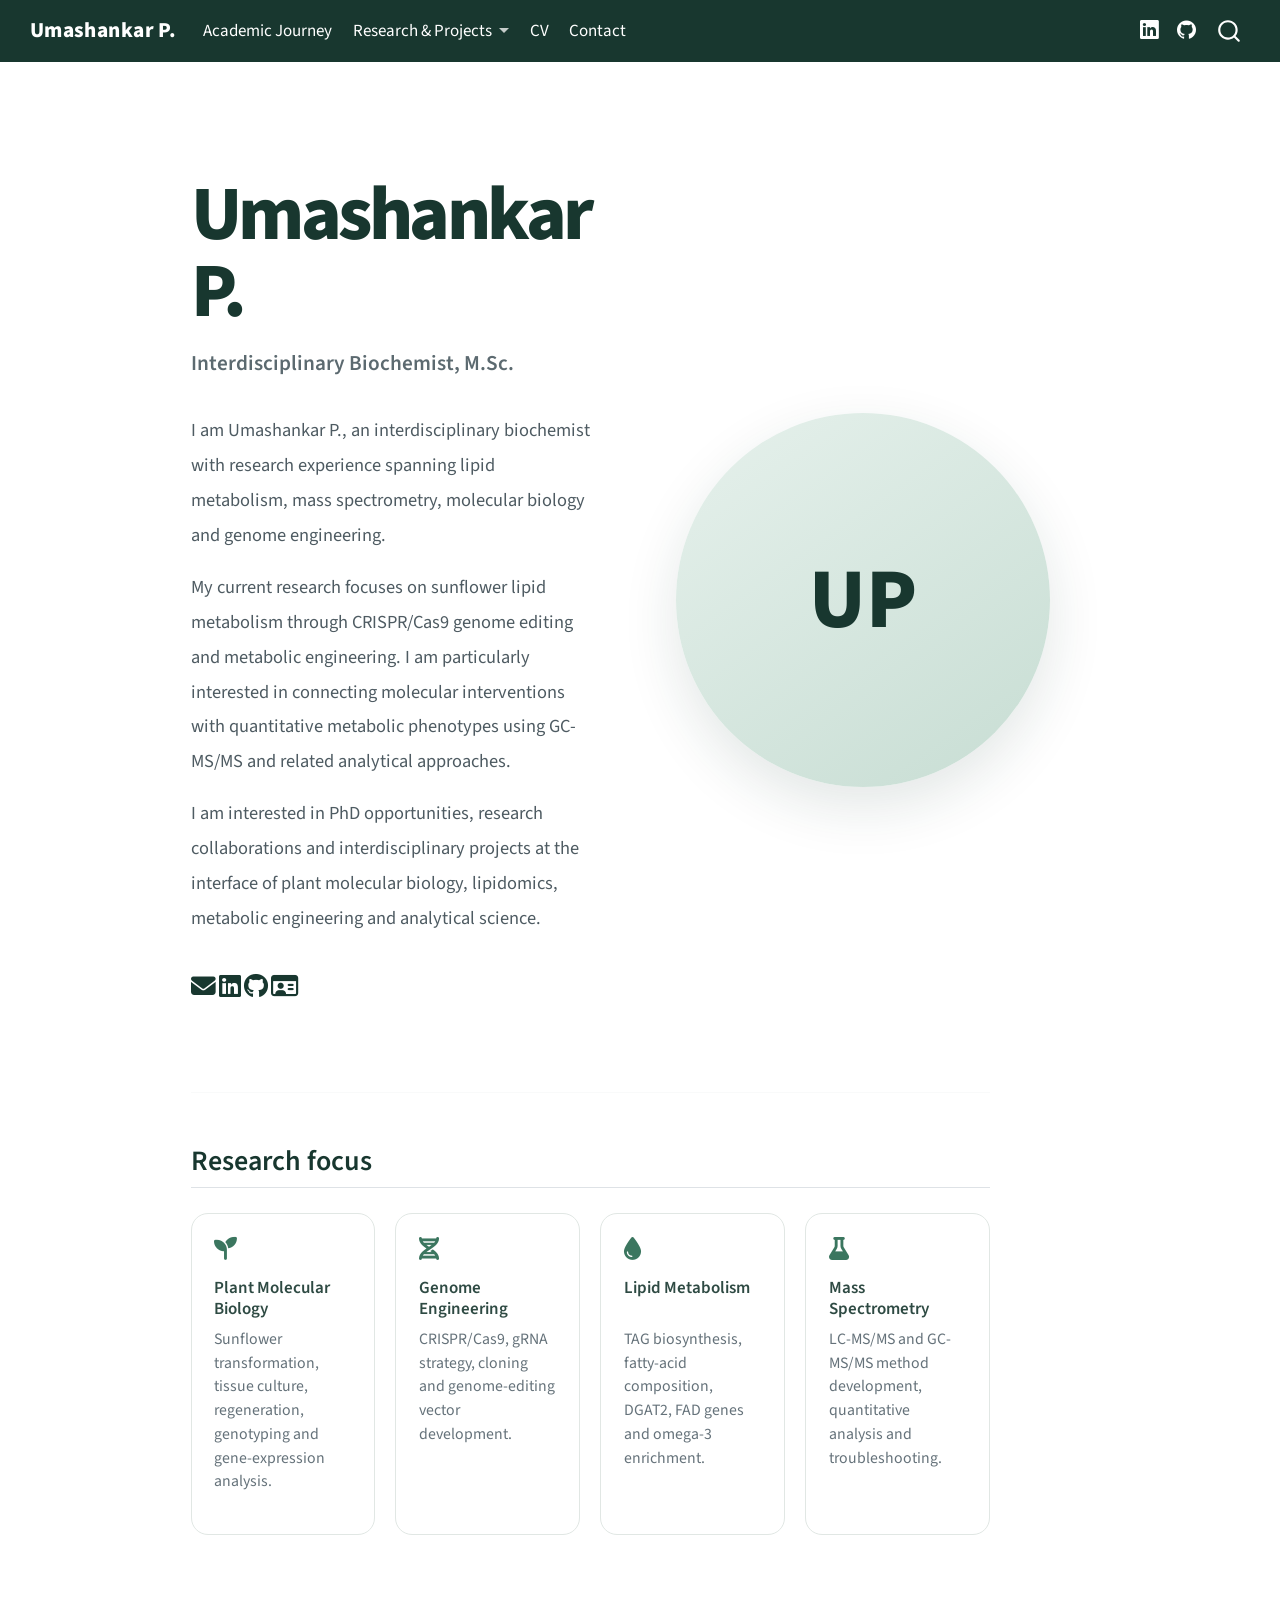
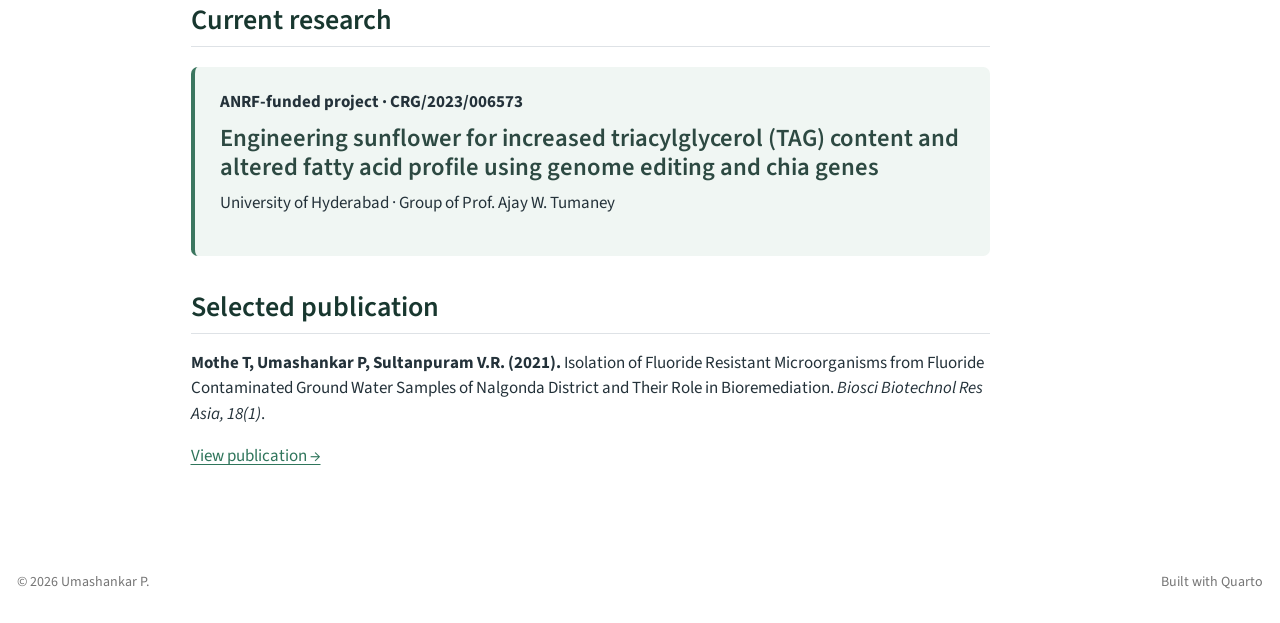
<file: index.html>
<!DOCTYPE html>
<html xmlns="http://www.w3.org/1999/xhtml" lang="en" xml:lang="en"><head>

<meta charset="utf-8">
<meta name="generator" content="quarto-1.10.18">

<meta name="viewport" content="width=device-width, initial-scale=1.0, user-scalable=yes">


<title>Umashankar P.</title>
<style>
/* Default styles provided by pandoc.
** See https://pandoc.org/MANUAL.html#variables-for-html for config info.
*/
span.smallcaps{font-variant: small-caps;}
div.columns{display: flex; gap: 1.5em;}
div.column{flex: auto;}
@media screen {
div.columns{gap: min(4vw, 1.5em);}
div.column{overflow-x: auto;}
}
div.hanging-indent{margin-left: 1.5em; text-indent: -1.5em;}
ul.task-list{list-style: none;}
ul.task-list li input[type="checkbox"] {
  width: 0.8em;
  margin: 0 0.8em 0.2em -1em; /* quarto-specific, see https://github.com/quarto-dev/quarto-cli/issues/4556 */ 
  vertical-align: middle;
}
</style>


<script src="site_libs/quarto-nav/quarto-nav.js"></script>
<script src="site_libs/quarto-nav/headroom.min.js"></script>
<script src="site_libs/clipboard/clipboard.min.js"></script>
<script src="site_libs/quarto-search/autocomplete.umd.js"></script>
<script src="site_libs/quarto-search/fuse.min.js"></script>
<script src="site_libs/quarto-search/quarto-search.js"></script>
<meta name="quarto:offset" content="./">
<script src="site_libs/quarto-html/quarto.js" type="module"></script>
<script src="site_libs/quarto-html/tabsets/tabsets.js" type="module"></script>
<script src="site_libs/quarto-html/popper.min.js"></script>
<script src="site_libs/quarto-html/tippy.umd.min.js"></script>
<script src="site_libs/quarto-html/anchor.min.js"></script>
<link href="site_libs/quarto-html/tippy.css" rel="stylesheet">
<link href="site_libs/quarto-html/quarto-syntax-highlighting-64a204ab8560d761af7679ceaba22944.css" rel="stylesheet" id="quarto-text-highlighting-styles">
<script src="site_libs/bootstrap/bootstrap.min.js"></script>
<link href="site_libs/bootstrap/bootstrap-icons.css" rel="stylesheet">
<link href="site_libs/bootstrap/bootstrap-cb635944df61dd30654f849e3556efdb.min.css" rel="stylesheet" append-hash="true" id="quarto-bootstrap" data-mode="light">
<script id="quarto-search-options" type="application/json">{
  "location": "navbar",
  "copy-button": false,
  "collapse-after": 3,
  "panel-placement": "end",
  "type": "overlay",
  "limit": 50,
  "keyboard-shortcut": [
    "f",
    "/",
    "s"
  ],
  "show-item-context": false,
  "language": {
    "search-no-results-text": "No results",
    "search-matching-documents-text": "matching documents",
    "search-copy-link-title": "Copy link to search",
    "search-hide-matches-text": "Hide additional matches",
    "search-more-match-text": "more match in this document",
    "search-more-matches-text": "more matches in this document",
    "search-clear-button-title": "Clear",
    "search-text-placeholder": "",
    "search-detached-cancel-button-title": "Cancel",
    "search-submit-button-title": "Submit",
    "search-label": "Search"
  }
}</script>
<link rel="stylesheet" href="https://cdnjs.cloudflare.com/ajax/libs/font-awesome/6.7.2/css/all.min.css">


<link rel="stylesheet" href="styles.css">
</head>

<body class="nav-fixed fullcontent quarto-light">

<div id="quarto-search-results"></div>
  <header id="quarto-header" class="headroom fixed-top">
    <nav class="navbar navbar-expand-lg " data-bs-theme="dark">
      <div class="navbar-container container-fluid">
      <div class="navbar-brand-container mx-auto">
    <a class="navbar-brand" href="./index.html">
    <span class="navbar-title">Umashankar P.</span>
    </a>
  </div>
            <div id="quarto-search" class="" title="Search"></div>
          <button class="navbar-toggler" type="button" data-bs-toggle="collapse" data-bs-target="#navbarCollapse" aria-controls="navbarCollapse" role="menu" aria-expanded="false" aria-label="Toggle navigation" onclick="if (window.quartoToggleHeadroom) { window.quartoToggleHeadroom(); }">
  <span class="navbar-toggler-icon"></span>
</button>
          <div class="collapse navbar-collapse" id="navbarCollapse">
            <ul class="navbar-nav navbar-nav-scroll me-auto">
  <li class="nav-item">
    <a class="nav-link" href="./about.html"> 
<span class="menu-text">Academic Journey</span></a>
  </li>  
  <li class="nav-item dropdown ">
    <a class="nav-link dropdown-toggle" href="#" id="nav-menu-research--projects" role="link" data-bs-toggle="dropdown" aria-expanded="false">
 <span class="menu-text">Research &amp; Projects</span>
    </a>
    <ul class="dropdown-menu" aria-labelledby="nav-menu-research--projects">    
        <li>
    <a class="dropdown-item" href="./research.html">
 <span class="dropdown-text">Sunflower Lipid Engineering</span></a>
  </li>  
        <li>
    <a class="dropdown-item" href="./research.html#mass-spectrometry">
 <span class="dropdown-text">Mass Spectrometry &amp; Analytical Research</span></a>
  </li>  
        <li>
    <a class="dropdown-item" href="./research.html#molecular-biology">
 <span class="dropdown-text">Molecular Biology &amp; Genome Engineering</span></a>
  </li>  
        <li>
    <a class="dropdown-item" href="./publications.html">
 <span class="dropdown-text">Publications</span></a>
  </li>  
    </ul>
  </li>
  <li class="nav-item">
    <a class="nav-link" href="./cv.html"> 
<span class="menu-text">CV</span></a>
  </li>  
  <li class="nav-item">
    <a class="nav-link" href="./contact.html"> 
<span class="menu-text">Contact</span></a>
  </li>  
</ul>
            <ul class="navbar-nav navbar-nav-scroll ms-auto">
  <li class="nav-item compact">
    <a class="nav-link" href="https://www.linkedin.com/in/p-umashankar/"> <i class="bi bi-linkedin" role="img">
</i> 
<span class="menu-text"></span></a>
  </li>  
  <li class="nav-item compact">
    <a class="nav-link" href="https://github.com/umashankargoose5/umashankar"> <i class="bi bi-github" role="img">
</i> 
<span class="menu-text"></span></a>
  </li>  
</ul>
          </div> <!-- /navcollapse -->
            <div class="quarto-navbar-tools">
</div>
      </div> <!-- /container-fluid -->
    </nav>
</header>
<!-- content -->
<div id="quarto-content" class="quarto-container page-columns page-rows-contents page-layout-article page-navbar">
<!-- sidebar -->
<!-- margin-sidebar -->
    
<!-- main -->
<main class="content" id="quarto-document-content"><header id="title-block-header" class="quarto-title-block"></header>




<div class="homepage">
<div class="intro-column">
<div class="name-title">
Umashankar P.
</div>
<div class="job-title">
Interdisciplinary Biochemist, M.Sc.
</div>
<div class="intro-text">
<p>
I am Umashankar P., an interdisciplinary biochemist with research experience spanning lipid metabolism, mass spectrometry, molecular biology and genome engineering.
</p>
<p>
My current research focuses on sunflower lipid metabolism through CRISPR/Cas9 genome editing and metabolic engineering. I am particularly interested in connecting molecular interventions with quantitative metabolic phenotypes using GC-MS/MS and related analytical approaches.
</p>
<p>
I am interested in PhD opportunities, research collaborations and interdisciplinary projects at the interface of plant molecular biology, lipidomics, metabolic engineering and analytical science.
</p>
</div>
<div class="contact-links">
<p><a href="mailto:umashankarpa@uohyd.ac.in" title="Email"><i class="fa-solid fa-envelope"></i></a> <a href="https://www.linkedin.com/in/p-umashankar/" title="LinkedIn"><i class="fa-brands fa-linkedin"></i></a> <a href="https://github.com/umashankargoose5/umashankar" title="GitHub"><i class="fa-brands fa-github"></i></a> <a href="cv.html" title="CV"><i class="fa-regular fa-id-card"></i></a></p>
</div>
</div>
<div class="photo-column">
<div class="photo-placeholder">
UP
</div>
</div>
</div>
<hr>
<section id="research-focus" class="level2">
<h2 class="anchored" data-anchor-id="research-focus">Research focus</h2>
<div class="focus-grid">
<div>
<i class="fa-solid fa-seedling"></i>
<h3 class="anchored">
Plant Molecular Biology
</h3>
<p>
Sunflower transformation, tissue culture, regeneration, genotyping and gene-expression analysis.
</p>
</div>
<div>
<i class="fa-solid fa-dna"></i>
<h3 class="anchored">
Genome Engineering
</h3>
<p>
CRISPR/Cas9, gRNA strategy, cloning and genome-editing vector development.
</p>
</div>
<div>
<i class="fa-solid fa-droplet"></i>
<h3 class="anchored">
Lipid Metabolism
</h3>
<p>
TAG biosynthesis, fatty-acid composition, DGAT2, FAD genes and omega-3 enrichment.
</p>
</div>
<div>
<i class="fa-solid fa-flask"></i>
<h3 class="anchored">
Mass Spectrometry
</h3>
<p>
LC-MS/MS and GC-MS/MS method development, quantitative analysis and troubleshooting.
</p>
</div>
</div>
</section>
<section id="current-research" class="level2">
<h2 class="anchored" data-anchor-id="current-research">Current research</h2>
<div class="research-highlight">
<strong>ANRF-funded project · CRG/2023/006573</strong>
<h3 class="anchored">
Engineering sunflower for increased triacylglycerol (TAG) content and altered fatty acid profile using genome editing and chia genes
</h3>
<p>
University of Hyderabad · Group of Prof.&nbsp;Ajay W. Tumaney
</p>
</div>
</section>
<section id="selected-publication" class="level2">
<h2 class="anchored" data-anchor-id="selected-publication">Selected publication</h2>
<p>
<strong>Mothe T, Umashankar P, Sultanpuram V.R. (2021).</strong> Isolation of Fluoride Resistant Microorganisms from Fluoride Contaminated Ground Water Samples of Nalgonda District and Their Role in Bioremediation. <em>Biosci Biotechnol Res Asia, 18(1)</em>.
</p>
<p>
<a href="publications.html">View publication →</a>
</p>


</section>

</main> <!-- /main -->
<script id="quarto-html-after-body" type="application/javascript">
  window.document.addEventListener("DOMContentLoaded", function (event) {
    const icon = "";
    const anchorJS = new window.AnchorJS();
    anchorJS.options = {
      placement: 'right',
      icon: icon
    };
    anchorJS.add('.anchored');
    const isCodeAnnotation = (el) => {
      for (const clz of el.classList) {
        if (clz.startsWith('code-annotation-')) {                     
          return true;
        }
      }
      return false;
    }
    const onCopySuccess = function(e) {
      // button target
      const button = e.trigger;
      // don't keep focus
      button.blur();
      // flash "checked"
      button.classList.add('code-copy-button-checked');
      var currentTitle = button.getAttribute("title");
      button.setAttribute("title", "Copied!");
      let tooltip;
      if (window.bootstrap) {
        button.setAttribute("data-bs-toggle", "tooltip");
        button.setAttribute("data-bs-placement", "left");
        button.setAttribute("data-bs-title", "Copied!");
        tooltip = new bootstrap.Tooltip(button, 
          { trigger: "manual", 
            customClass: "code-copy-button-tooltip",
            offset: [0, -8]});
        tooltip.show();    
      }
      setTimeout(function() {
        if (tooltip) {
          tooltip.hide();
          button.removeAttribute("data-bs-title");
          button.removeAttribute("data-bs-toggle");
          button.removeAttribute("data-bs-placement");
        }
        button.setAttribute("title", currentTitle);
        button.classList.remove('code-copy-button-checked');
      }, 1000);
      // clear code selection
      e.clearSelection();
    }
    const getTextToCopy = function(trigger) {
      const outerScaffold = trigger.parentElement.cloneNode(true);
      const codeEl = outerScaffold.querySelector('code');
      for (const childEl of codeEl.children) {
        if (isCodeAnnotation(childEl)) {
          childEl.remove();
        }
      }
      return codeEl.innerText;
    }
    const clipboard = new window.ClipboardJS('.code-copy-button:not([data-in-quarto-modal])', {
      text: getTextToCopy
    });
    clipboard.on('success', onCopySuccess);
    if (window.document.getElementById('quarto-embedded-source-code-modal')) {
      const clipboardModal = new window.ClipboardJS('.code-copy-button[data-in-quarto-modal]', {
        text: getTextToCopy,
        container: window.document.getElementById('quarto-embedded-source-code-modal')
      });
      clipboardModal.on('success', onCopySuccess);
    }
      var localhostRegex = new RegExp(/^(?:http|https):\/\/localhost\:?[0-9]*\//);
      var mailtoRegex = new RegExp(/^mailto:/);
        var filterRegex = new RegExp("https:\/\/umashankargoose5\.github\.io\/umashankar\/");
      var isInternal = (href) => {
          return filterRegex.test(href) || localhostRegex.test(href) || mailtoRegex.test(href);
      }
      // Inspect non-navigation links and adorn them if external
     var links = window.document.querySelectorAll('a[href]:not(.nav-link):not(.navbar-brand):not(.toc-action):not(.sidebar-link):not(.sidebar-item-toggle):not(.pagination-link):not(.no-external):not([aria-hidden]):not(.dropdown-item):not(.quarto-navigation-tool):not(.about-link)');
      for (var i=0; i<links.length; i++) {
        const link = links[i];
        if (!isInternal(link.href)) {
          // undo the damage that might have been done by quarto-nav.js in the case of
          // links that we want to consider external
          if (link.dataset.originalHref !== undefined) {
            link.href = link.dataset.originalHref;
          }
            // target, if specified
            link.setAttribute("target", "_blank");
            if (link.getAttribute("rel") === null) {
              link.setAttribute("rel", "noopener");
            }
        }
      }
    function tippyHover(el, contentFn, onTriggerFn, onUntriggerFn) {
      const config = {
        allowHTML: true,
        maxWidth: 500,
        delay: 100,
        arrow: false,
        appendTo: function(el) {
            return el.parentElement;
        },
        interactive: true,
        interactiveBorder: 10,
        theme: 'quarto',
        placement: 'bottom-start',
      };
      if (contentFn) {
        config.content = contentFn;
      }
      if (onTriggerFn) {
        config.onTrigger = onTriggerFn;
      }
      if (onUntriggerFn) {
        config.onUntrigger = onUntriggerFn;
      }
      window.tippy(el, config); 
    }
    const noterefs = window.document.querySelectorAll('a[role="doc-noteref"]');
    for (var i=0; i<noterefs.length; i++) {
      const ref = noterefs[i];
      tippyHover(ref, function() {
        // use id or data attribute instead here
        let href = ref.getAttribute('data-footnote-href') || ref.getAttribute('href');
        try { href = new URL(href).hash; } catch {}
        const id = href.replace(/^#\/?/, "");
        const note = window.document.getElementById(id);
        if (note) {
          return note.innerHTML;
        } else {
          return "";
        }
      });
    }
    const xrefs = window.document.querySelectorAll('a.quarto-xref');
    const processXRef = (id, note) => {
      // Strip column container classes
      const stripColumnClz = (el) => {
        el.classList.remove("page-full", "page-columns");
        if (el.children) {
          for (const child of el.children) {
            stripColumnClz(child);
          }
        }
      }
      stripColumnClz(note)
      if (id === null || id.startsWith('sec-')) {
        // Special case sections, only their first couple elements
        const container = document.createElement("div");
        if (note.children && note.children.length > 2) {
          container.appendChild(note.children[0].cloneNode(true));
          for (let i = 1; i < note.children.length; i++) {
            const child = note.children[i];
            if (child.tagName === "P" && child.innerText === "") {
              continue;
            } else {
              container.appendChild(child.cloneNode(true));
              break;
            }
          }
          if (window.Quarto?.typesetMath) {
            window.Quarto.typesetMath(container);
          }
          return container.innerHTML
        } else {
          if (window.Quarto?.typesetMath) {
            window.Quarto.typesetMath(note);
          }
          return note.innerHTML;
        }
      } else {
        // Remove any anchor links if they are present
        const anchorLink = note.querySelector('a.anchorjs-link');
        if (anchorLink) {
          anchorLink.remove();
        }
        if (window.Quarto?.typesetMath) {
          window.Quarto.typesetMath(note);
        }
        if (note.classList.contains("callout")) {
          return note.outerHTML;
        } else {
          return note.innerHTML;
        }
      }
    }
    for (var i=0; i<xrefs.length; i++) {
      const xref = xrefs[i];
      tippyHover(xref, undefined, function(instance) {
        instance.disable();
        let url = xref.getAttribute('href');
        let hash = undefined; 
        if (url.startsWith('#')) {
          hash = url;
        } else {
          try { hash = new URL(url).hash; } catch {}
        }
        if (hash) {
          const id = hash.replace(/^#\/?/, "");
          const note = window.document.getElementById(id);
          if (note !== null) {
            try {
              const html = processXRef(id, note.cloneNode(true));
              instance.setContent(html);
            } finally {
              instance.enable();
              instance.show();
            }
          } else {
            // See if we can fetch this
            fetch(url.split('#')[0])
            .then(res => res.text())
            .then(html => {
              const parser = new DOMParser();
              const htmlDoc = parser.parseFromString(html, "text/html");
              const note = htmlDoc.getElementById(id);
              if (note !== null) {
                const html = processXRef(id, note);
                instance.setContent(html);
              } 
            }).finally(() => {
              instance.enable();
              instance.show();
            });
          }
        } else {
          // See if we can fetch a full url (with no hash to target)
          // This is a special case and we should probably do some content thinning / targeting
          fetch(url)
          .then(res => res.text())
          .then(html => {
            const parser = new DOMParser();
            const htmlDoc = parser.parseFromString(html, "text/html");
            const note = htmlDoc.querySelector('main.content');
            if (note !== null) {
              // This should only happen for chapter cross references
              // (since there is no id in the URL)
              // remove the first header
              if (note.children.length > 0 && note.children[0].tagName === "HEADER") {
                note.children[0].remove();
              }
              const html = processXRef(null, note);
              instance.setContent(html);
            } 
          }).finally(() => {
            instance.enable();
            instance.show();
          });
        }
      }, function(instance) {
      });
    }
        let selectedAnnoteEl;
        const selectorForAnnotation = ( cell, annotation) => {
          let cellAttr = 'data-code-cell="' + cell + '"';
          let lineAttr = 'data-code-annotation="' +  annotation + '"';
          const selector = 'span[' + cellAttr + '][' + lineAttr + ']';
          return selector;
        }
        const selectCodeLines = (annoteEl) => {
          const doc = window.document;
          const targetCell = annoteEl.getAttribute("data-target-cell");
          const targetAnnotation = annoteEl.getAttribute("data-target-annotation");
          const annoteSpan = window.document.querySelector(selectorForAnnotation(targetCell, targetAnnotation));
          const lines = annoteSpan.getAttribute("data-code-lines").split(",");
          const lineIds = lines.map((line) => {
            return targetCell + "-" + line;
          })
          let top = null;
          let height = null;
          let parent = null;
          if (lineIds.length > 0) {
              //compute the position of the single el (top and bottom and make a div)
              const el = window.document.getElementById(lineIds[0]);
              top = el.offsetTop;
              height = el.offsetHeight;
              parent = el.parentElement.parentElement;
            if (lineIds.length > 1) {
              const lastEl = window.document.getElementById(lineIds[lineIds.length - 1]);
              const bottom = lastEl.offsetTop + lastEl.offsetHeight;
              height = bottom - top;
            }
            if (top !== null && height !== null && parent !== null) {
              // cook up a div (if necessary) and position it 
              let div = window.document.getElementById("code-annotation-line-highlight");
              if (div === null) {
                div = window.document.createElement("div");
                div.setAttribute("id", "code-annotation-line-highlight");
                div.style.position = 'absolute';
                parent.appendChild(div);
              }
              div.style.top = top - 2 + "px";
              div.style.height = height + 4 + "px";
              div.style.left = 0;
              let gutterDiv = window.document.getElementById("code-annotation-line-highlight-gutter");
              if (gutterDiv === null) {
                gutterDiv = window.document.createElement("div");
                gutterDiv.setAttribute("id", "code-annotation-line-highlight-gutter");
                gutterDiv.style.position = 'absolute';
                const codeCell = window.document.getElementById(targetCell);
                const gutter = codeCell.querySelector('.code-annotation-gutter');
                gutter.appendChild(gutterDiv);
              }
              gutterDiv.style.top = top - 2 + "px";
              gutterDiv.style.height = height + 4 + "px";
            }
            selectedAnnoteEl = annoteEl;
          }
        };
        const unselectCodeLines = () => {
          const elementsIds = ["code-annotation-line-highlight", "code-annotation-line-highlight-gutter"];
          elementsIds.forEach((elId) => {
            const div = window.document.getElementById(elId);
            if (div) {
              div.remove();
            }
          });
          selectedAnnoteEl = undefined;
        };
          // Handle positioning of the toggle
      window.addEventListener(
        "resize",
        throttle(() => {
          elRect = undefined;
          if (selectedAnnoteEl) {
            selectCodeLines(selectedAnnoteEl);
          }
        }, 10)
      );
      function throttle(fn, ms) {
      let throttle = false;
      let timer;
        return (...args) => {
          if(!throttle) { // first call gets through
              fn.apply(this, args);
              throttle = true;
          } else { // all the others get throttled
              if(timer) clearTimeout(timer); // cancel #2
              timer = setTimeout(() => {
                fn.apply(this, args);
                timer = throttle = false;
              }, ms);
          }
        };
      }
        // Attach click handler to the DT
        const annoteDls = window.document.querySelectorAll('dt[data-target-cell]');
        for (const annoteDlNode of annoteDls) {
          annoteDlNode.addEventListener('click', (event) => {
            const clickedEl = event.target;
            if (clickedEl !== selectedAnnoteEl) {
              unselectCodeLines();
              const activeEl = window.document.querySelector('dt[data-target-cell].code-annotation-active');
              if (activeEl) {
                activeEl.classList.remove('code-annotation-active');
              }
              selectCodeLines(clickedEl);
              clickedEl.classList.add('code-annotation-active');
            } else {
              // Unselect the line
              unselectCodeLines();
              clickedEl.classList.remove('code-annotation-active');
            }
          });
        }
    const findCites = (el) => {
      const parentEl = el.parentElement;
      if (parentEl) {
        const cites = parentEl.dataset.cites;
        if (cites) {
          return {
            el,
            cites: cites.split(' ')
          };
        } else {
          return findCites(el.parentElement)
        }
      } else {
        return undefined;
      }
    };
    var bibliorefs = window.document.querySelectorAll('a[role="doc-biblioref"]');
    for (var i=0; i<bibliorefs.length; i++) {
      const ref = bibliorefs[i];
      const citeInfo = findCites(ref);
      if (citeInfo) {
        tippyHover(citeInfo.el, function() {
          var popup = window.document.createElement('div');
          citeInfo.cites.forEach(function(cite) {
            var citeDiv = window.document.createElement('div');
            citeDiv.classList.add('hanging-indent');
            citeDiv.classList.add('csl-entry');
            var biblioDiv = window.document.getElementById('ref-' + cite);
            if (biblioDiv) {
              citeDiv.innerHTML = biblioDiv.innerHTML;
            }
            popup.appendChild(citeDiv);
          });
          return popup.innerHTML;
        });
      }
    }
  });
  </script>
</div> <!-- /content -->
<footer class="footer">
  <div class="nav-footer">
    <div class="nav-footer-left">
<p>© 2026 Umashankar P.</p>
</div>   
    <div class="nav-footer-center">
      &nbsp;
    </div>
    <div class="nav-footer-right">
<p>Built with Quarto</p>
</div>
  </div>
</footer>




</body></html>
</file>
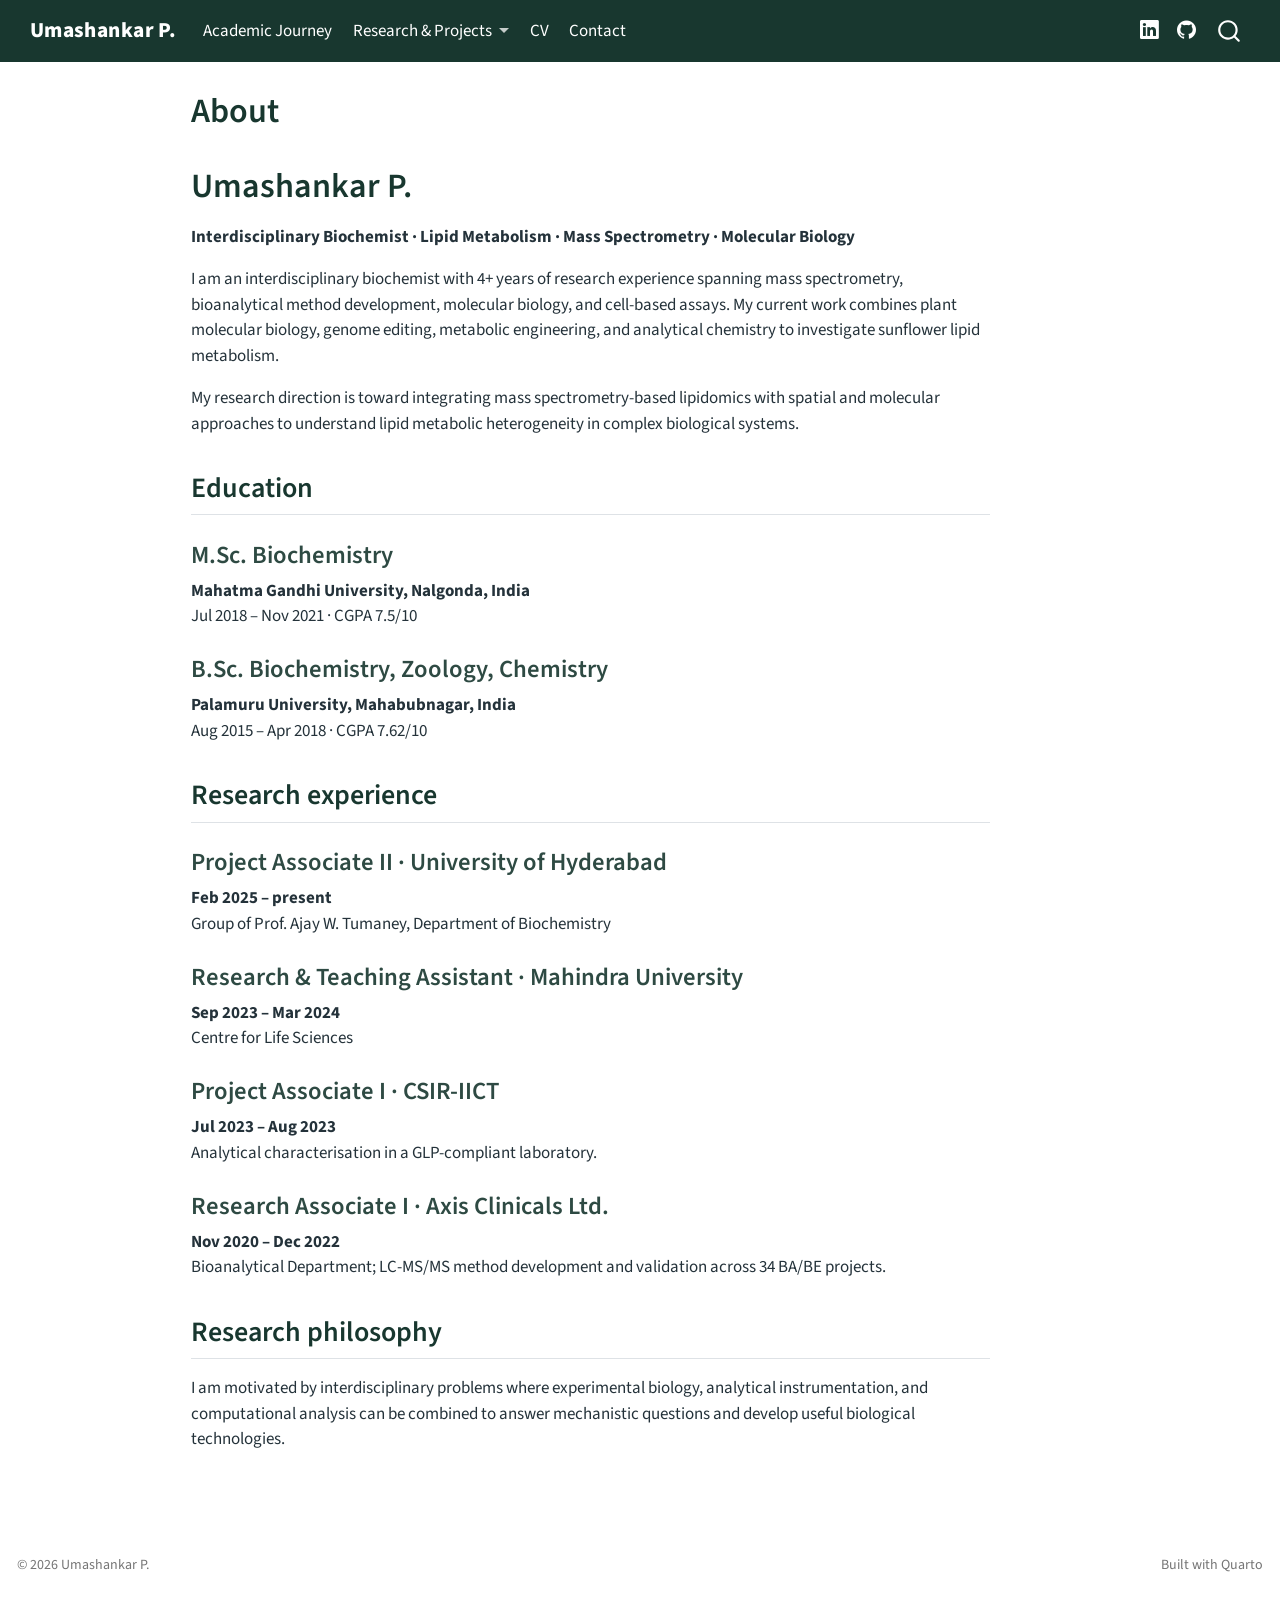
<file: about.html>
<!DOCTYPE html>
<html xmlns="http://www.w3.org/1999/xhtml" lang="en" xml:lang="en"><head>

<meta charset="utf-8">
<meta name="generator" content="quarto-1.10.18">

<meta name="viewport" content="width=device-width, initial-scale=1.0, user-scalable=yes">


<title>About – Umashankar P.</title>
<style>
/* Default styles provided by pandoc.
** See https://pandoc.org/MANUAL.html#variables-for-html for config info.
*/
span.smallcaps{font-variant: small-caps;}
div.columns{display: flex; gap: 1.5em;}
div.column{flex: auto;}
@media screen {
div.columns{gap: min(4vw, 1.5em);}
div.column{overflow-x: auto;}
}
div.hanging-indent{margin-left: 1.5em; text-indent: -1.5em;}
ul.task-list{list-style: none;}
ul.task-list li input[type="checkbox"] {
  width: 0.8em;
  margin: 0 0.8em 0.2em -1em; /* quarto-specific, see https://github.com/quarto-dev/quarto-cli/issues/4556 */ 
  vertical-align: middle;
}
</style>


<script src="site_libs/quarto-nav/quarto-nav.js"></script>
<script src="site_libs/quarto-nav/headroom.min.js"></script>
<script src="site_libs/clipboard/clipboard.min.js"></script>
<script src="site_libs/quarto-search/autocomplete.umd.js"></script>
<script src="site_libs/quarto-search/fuse.min.js"></script>
<script src="site_libs/quarto-search/quarto-search.js"></script>
<meta name="quarto:offset" content="./">
<script src="site_libs/quarto-html/quarto.js" type="module"></script>
<script src="site_libs/quarto-html/tabsets/tabsets.js" type="module"></script>
<script src="site_libs/quarto-html/popper.min.js"></script>
<script src="site_libs/quarto-html/tippy.umd.min.js"></script>
<script src="site_libs/quarto-html/anchor.min.js"></script>
<link href="site_libs/quarto-html/tippy.css" rel="stylesheet">
<link href="site_libs/quarto-html/quarto-syntax-highlighting-64a204ab8560d761af7679ceaba22944.css" rel="stylesheet" id="quarto-text-highlighting-styles">
<script src="site_libs/bootstrap/bootstrap.min.js"></script>
<link href="site_libs/bootstrap/bootstrap-icons.css" rel="stylesheet">
<link href="site_libs/bootstrap/bootstrap-cb635944df61dd30654f849e3556efdb.min.css" rel="stylesheet" append-hash="true" id="quarto-bootstrap" data-mode="light">
<script id="quarto-search-options" type="application/json">{
  "location": "navbar",
  "copy-button": false,
  "collapse-after": 3,
  "panel-placement": "end",
  "type": "overlay",
  "limit": 50,
  "keyboard-shortcut": [
    "f",
    "/",
    "s"
  ],
  "show-item-context": false,
  "language": {
    "search-no-results-text": "No results",
    "search-matching-documents-text": "matching documents",
    "search-copy-link-title": "Copy link to search",
    "search-hide-matches-text": "Hide additional matches",
    "search-more-match-text": "more match in this document",
    "search-more-matches-text": "more matches in this document",
    "search-clear-button-title": "Clear",
    "search-text-placeholder": "",
    "search-detached-cancel-button-title": "Cancel",
    "search-submit-button-title": "Submit",
    "search-label": "Search"
  }
}</script>
<link rel="stylesheet" href="https://cdnjs.cloudflare.com/ajax/libs/font-awesome/6.7.2/css/all.min.css">


<link rel="stylesheet" href="styles.css">
</head>

<body class="nav-fixed fullcontent quarto-light">

<div id="quarto-search-results"></div>
  <header id="quarto-header" class="headroom fixed-top">
    <nav class="navbar navbar-expand-lg " data-bs-theme="dark">
      <div class="navbar-container container-fluid">
      <div class="navbar-brand-container mx-auto">
    <a class="navbar-brand" href="./index.html">
    <span class="navbar-title">Umashankar P.</span>
    </a>
  </div>
            <div id="quarto-search" class="" title="Search"></div>
          <button class="navbar-toggler" type="button" data-bs-toggle="collapse" data-bs-target="#navbarCollapse" aria-controls="navbarCollapse" role="menu" aria-expanded="false" aria-label="Toggle navigation" onclick="if (window.quartoToggleHeadroom) { window.quartoToggleHeadroom(); }">
  <span class="navbar-toggler-icon"></span>
</button>
          <div class="collapse navbar-collapse" id="navbarCollapse">
            <ul class="navbar-nav navbar-nav-scroll me-auto">
  <li class="nav-item">
    <a class="nav-link active" href="./about.html" aria-current="page"> 
<span class="menu-text">Academic Journey</span></a>
  </li>  
  <li class="nav-item dropdown ">
    <a class="nav-link dropdown-toggle" href="#" id="nav-menu-research--projects" role="link" data-bs-toggle="dropdown" aria-expanded="false">
 <span class="menu-text">Research &amp; Projects</span>
    </a>
    <ul class="dropdown-menu" aria-labelledby="nav-menu-research--projects">    
        <li>
    <a class="dropdown-item" href="./research.html">
 <span class="dropdown-text">Sunflower Lipid Engineering</span></a>
  </li>  
        <li>
    <a class="dropdown-item" href="./research.html#mass-spectrometry">
 <span class="dropdown-text">Mass Spectrometry &amp; Analytical Research</span></a>
  </li>  
        <li>
    <a class="dropdown-item" href="./research.html#molecular-biology">
 <span class="dropdown-text">Molecular Biology &amp; Genome Engineering</span></a>
  </li>  
        <li>
    <a class="dropdown-item" href="./publications.html">
 <span class="dropdown-text">Publications</span></a>
  </li>  
    </ul>
  </li>
  <li class="nav-item">
    <a class="nav-link" href="./cv.html"> 
<span class="menu-text">CV</span></a>
  </li>  
  <li class="nav-item">
    <a class="nav-link" href="./contact.html"> 
<span class="menu-text">Contact</span></a>
  </li>  
</ul>
            <ul class="navbar-nav navbar-nav-scroll ms-auto">
  <li class="nav-item compact">
    <a class="nav-link" href="https://www.linkedin.com/in/p-umashankar/"> <i class="bi bi-linkedin" role="img">
</i> 
<span class="menu-text"></span></a>
  </li>  
  <li class="nav-item compact">
    <a class="nav-link" href="https://github.com/umashankargoose5/umashankar"> <i class="bi bi-github" role="img">
</i> 
<span class="menu-text"></span></a>
  </li>  
</ul>
          </div> <!-- /navcollapse -->
            <div class="quarto-navbar-tools">
</div>
      </div> <!-- /container-fluid -->
    </nav>
</header>
<!-- content -->
<div id="quarto-content" class="quarto-container page-columns page-rows-contents page-layout-article page-navbar">
<!-- sidebar -->
<!-- margin-sidebar -->
    
<!-- main -->
<main class="content" id="quarto-document-content">

<header id="title-block-header" class="quarto-title-block default">
<div class="quarto-title">
<h1 class="title">About</h1>
</div>



<div class="quarto-title-meta">

    
  
    
  </div>
  


</header>


<section id="umashankar-p." class="level1">
<h1>Umashankar P.</h1>
<p><strong>Interdisciplinary Biochemist · Lipid Metabolism · Mass Spectrometry · Molecular Biology</strong></p>
<p>I am an interdisciplinary biochemist with 4+ years of research experience spanning mass spectrometry, bioanalytical method development, molecular biology, and cell-based assays. My current work combines plant molecular biology, genome editing, metabolic engineering, and analytical chemistry to investigate sunflower lipid metabolism.</p>
<p>My research direction is toward integrating mass spectrometry-based lipidomics with spatial and molecular approaches to understand lipid metabolic heterogeneity in complex biological systems.</p>
<section id="education" class="level2">
<h2 class="anchored" data-anchor-id="education">Education</h2>
<section id="m.sc.-biochemistry" class="level3">
<h3 class="anchored" data-anchor-id="m.sc.-biochemistry">M.Sc. Biochemistry</h3>
<p><strong>Mahatma Gandhi University, Nalgonda, India</strong><br>
Jul 2018 – Nov 2021 · CGPA 7.5/10</p>
</section>
<section id="b.sc.-biochemistry-zoology-chemistry" class="level3">
<h3 class="anchored" data-anchor-id="b.sc.-biochemistry-zoology-chemistry">B.Sc. Biochemistry, Zoology, Chemistry</h3>
<p><strong>Palamuru University, Mahabubnagar, India</strong><br>
Aug 2015 – Apr 2018 · CGPA 7.62/10</p>
</section>
</section>
<section id="research-experience" class="level2">
<h2 class="anchored" data-anchor-id="research-experience">Research experience</h2>
<section id="project-associate-ii-university-of-hyderabad" class="level3">
<h3 class="anchored" data-anchor-id="project-associate-ii-university-of-hyderabad">Project Associate II · University of Hyderabad</h3>
<p><strong>Feb 2025 – present</strong><br>
Group of Prof.&nbsp;Ajay W. Tumaney, Department of Biochemistry</p>
</section>
<section id="research-teaching-assistant-mahindra-university" class="level3">
<h3 class="anchored" data-anchor-id="research-teaching-assistant-mahindra-university">Research &amp; Teaching Assistant · Mahindra University</h3>
<p><strong>Sep 2023 – Mar 2024</strong><br>
Centre for Life Sciences</p>
</section>
<section id="project-associate-i-csir-iict" class="level3">
<h3 class="anchored" data-anchor-id="project-associate-i-csir-iict">Project Associate I · CSIR-IICT</h3>
<p><strong>Jul 2023 – Aug 2023</strong><br>
Analytical characterisation in a GLP-compliant laboratory.</p>
</section>
<section id="research-associate-i-axis-clinicals-ltd." class="level3">
<h3 class="anchored" data-anchor-id="research-associate-i-axis-clinicals-ltd.">Research Associate I · Axis Clinicals Ltd.</h3>
<p><strong>Nov 2020 – Dec 2022</strong><br>
Bioanalytical Department; LC-MS/MS method development and validation across 34 BA/BE projects.</p>
</section>
</section>
<section id="research-philosophy" class="level2">
<h2 class="anchored" data-anchor-id="research-philosophy">Research philosophy</h2>
<p>I am motivated by interdisciplinary problems where experimental biology, analytical instrumentation, and computational analysis can be combined to answer mechanistic questions and develop useful biological technologies.</p>


</section>
</section>

</main> <!-- /main -->
<script id="quarto-html-after-body" type="application/javascript">
  window.document.addEventListener("DOMContentLoaded", function (event) {
    const icon = "";
    const anchorJS = new window.AnchorJS();
    anchorJS.options = {
      placement: 'right',
      icon: icon
    };
    anchorJS.add('.anchored');
    const isCodeAnnotation = (el) => {
      for (const clz of el.classList) {
        if (clz.startsWith('code-annotation-')) {                     
          return true;
        }
      }
      return false;
    }
    const onCopySuccess = function(e) {
      // button target
      const button = e.trigger;
      // don't keep focus
      button.blur();
      // flash "checked"
      button.classList.add('code-copy-button-checked');
      var currentTitle = button.getAttribute("title");
      button.setAttribute("title", "Copied!");
      let tooltip;
      if (window.bootstrap) {
        button.setAttribute("data-bs-toggle", "tooltip");
        button.setAttribute("data-bs-placement", "left");
        button.setAttribute("data-bs-title", "Copied!");
        tooltip = new bootstrap.Tooltip(button, 
          { trigger: "manual", 
            customClass: "code-copy-button-tooltip",
            offset: [0, -8]});
        tooltip.show();    
      }
      setTimeout(function() {
        if (tooltip) {
          tooltip.hide();
          button.removeAttribute("data-bs-title");
          button.removeAttribute("data-bs-toggle");
          button.removeAttribute("data-bs-placement");
        }
        button.setAttribute("title", currentTitle);
        button.classList.remove('code-copy-button-checked');
      }, 1000);
      // clear code selection
      e.clearSelection();
    }
    const getTextToCopy = function(trigger) {
      const outerScaffold = trigger.parentElement.cloneNode(true);
      const codeEl = outerScaffold.querySelector('code');
      for (const childEl of codeEl.children) {
        if (isCodeAnnotation(childEl)) {
          childEl.remove();
        }
      }
      return codeEl.innerText;
    }
    const clipboard = new window.ClipboardJS('.code-copy-button:not([data-in-quarto-modal])', {
      text: getTextToCopy
    });
    clipboard.on('success', onCopySuccess);
    if (window.document.getElementById('quarto-embedded-source-code-modal')) {
      const clipboardModal = new window.ClipboardJS('.code-copy-button[data-in-quarto-modal]', {
        text: getTextToCopy,
        container: window.document.getElementById('quarto-embedded-source-code-modal')
      });
      clipboardModal.on('success', onCopySuccess);
    }
      var localhostRegex = new RegExp(/^(?:http|https):\/\/localhost\:?[0-9]*\//);
      var mailtoRegex = new RegExp(/^mailto:/);
        var filterRegex = new RegExp("https:\/\/umashankargoose5\.github\.io\/umashankar\/");
      var isInternal = (href) => {
          return filterRegex.test(href) || localhostRegex.test(href) || mailtoRegex.test(href);
      }
      // Inspect non-navigation links and adorn them if external
     var links = window.document.querySelectorAll('a[href]:not(.nav-link):not(.navbar-brand):not(.toc-action):not(.sidebar-link):not(.sidebar-item-toggle):not(.pagination-link):not(.no-external):not([aria-hidden]):not(.dropdown-item):not(.quarto-navigation-tool):not(.about-link)');
      for (var i=0; i<links.length; i++) {
        const link = links[i];
        if (!isInternal(link.href)) {
          // undo the damage that might have been done by quarto-nav.js in the case of
          // links that we want to consider external
          if (link.dataset.originalHref !== undefined) {
            link.href = link.dataset.originalHref;
          }
            // target, if specified
            link.setAttribute("target", "_blank");
            if (link.getAttribute("rel") === null) {
              link.setAttribute("rel", "noopener");
            }
        }
      }
    function tippyHover(el, contentFn, onTriggerFn, onUntriggerFn) {
      const config = {
        allowHTML: true,
        maxWidth: 500,
        delay: 100,
        arrow: false,
        appendTo: function(el) {
            return el.parentElement;
        },
        interactive: true,
        interactiveBorder: 10,
        theme: 'quarto',
        placement: 'bottom-start',
      };
      if (contentFn) {
        config.content = contentFn;
      }
      if (onTriggerFn) {
        config.onTrigger = onTriggerFn;
      }
      if (onUntriggerFn) {
        config.onUntrigger = onUntriggerFn;
      }
      window.tippy(el, config); 
    }
    const noterefs = window.document.querySelectorAll('a[role="doc-noteref"]');
    for (var i=0; i<noterefs.length; i++) {
      const ref = noterefs[i];
      tippyHover(ref, function() {
        // use id or data attribute instead here
        let href = ref.getAttribute('data-footnote-href') || ref.getAttribute('href');
        try { href = new URL(href).hash; } catch {}
        const id = href.replace(/^#\/?/, "");
        const note = window.document.getElementById(id);
        if (note) {
          return note.innerHTML;
        } else {
          return "";
        }
      });
    }
    const xrefs = window.document.querySelectorAll('a.quarto-xref');
    const processXRef = (id, note) => {
      // Strip column container classes
      const stripColumnClz = (el) => {
        el.classList.remove("page-full", "page-columns");
        if (el.children) {
          for (const child of el.children) {
            stripColumnClz(child);
          }
        }
      }
      stripColumnClz(note)
      if (id === null || id.startsWith('sec-')) {
        // Special case sections, only their first couple elements
        const container = document.createElement("div");
        if (note.children && note.children.length > 2) {
          container.appendChild(note.children[0].cloneNode(true));
          for (let i = 1; i < note.children.length; i++) {
            const child = note.children[i];
            if (child.tagName === "P" && child.innerText === "") {
              continue;
            } else {
              container.appendChild(child.cloneNode(true));
              break;
            }
          }
          if (window.Quarto?.typesetMath) {
            window.Quarto.typesetMath(container);
          }
          return container.innerHTML
        } else {
          if (window.Quarto?.typesetMath) {
            window.Quarto.typesetMath(note);
          }
          return note.innerHTML;
        }
      } else {
        // Remove any anchor links if they are present
        const anchorLink = note.querySelector('a.anchorjs-link');
        if (anchorLink) {
          anchorLink.remove();
        }
        if (window.Quarto?.typesetMath) {
          window.Quarto.typesetMath(note);
        }
        if (note.classList.contains("callout")) {
          return note.outerHTML;
        } else {
          return note.innerHTML;
        }
      }
    }
    for (var i=0; i<xrefs.length; i++) {
      const xref = xrefs[i];
      tippyHover(xref, undefined, function(instance) {
        instance.disable();
        let url = xref.getAttribute('href');
        let hash = undefined; 
        if (url.startsWith('#')) {
          hash = url;
        } else {
          try { hash = new URL(url).hash; } catch {}
        }
        if (hash) {
          const id = hash.replace(/^#\/?/, "");
          const note = window.document.getElementById(id);
          if (note !== null) {
            try {
              const html = processXRef(id, note.cloneNode(true));
              instance.setContent(html);
            } finally {
              instance.enable();
              instance.show();
            }
          } else {
            // See if we can fetch this
            fetch(url.split('#')[0])
            .then(res => res.text())
            .then(html => {
              const parser = new DOMParser();
              const htmlDoc = parser.parseFromString(html, "text/html");
              const note = htmlDoc.getElementById(id);
              if (note !== null) {
                const html = processXRef(id, note);
                instance.setContent(html);
              } 
            }).finally(() => {
              instance.enable();
              instance.show();
            });
          }
        } else {
          // See if we can fetch a full url (with no hash to target)
          // This is a special case and we should probably do some content thinning / targeting
          fetch(url)
          .then(res => res.text())
          .then(html => {
            const parser = new DOMParser();
            const htmlDoc = parser.parseFromString(html, "text/html");
            const note = htmlDoc.querySelector('main.content');
            if (note !== null) {
              // This should only happen for chapter cross references
              // (since there is no id in the URL)
              // remove the first header
              if (note.children.length > 0 && note.children[0].tagName === "HEADER") {
                note.children[0].remove();
              }
              const html = processXRef(null, note);
              instance.setContent(html);
            } 
          }).finally(() => {
            instance.enable();
            instance.show();
          });
        }
      }, function(instance) {
      });
    }
        let selectedAnnoteEl;
        const selectorForAnnotation = ( cell, annotation) => {
          let cellAttr = 'data-code-cell="' + cell + '"';
          let lineAttr = 'data-code-annotation="' +  annotation + '"';
          const selector = 'span[' + cellAttr + '][' + lineAttr + ']';
          return selector;
        }
        const selectCodeLines = (annoteEl) => {
          const doc = window.document;
          const targetCell = annoteEl.getAttribute("data-target-cell");
          const targetAnnotation = annoteEl.getAttribute("data-target-annotation");
          const annoteSpan = window.document.querySelector(selectorForAnnotation(targetCell, targetAnnotation));
          const lines = annoteSpan.getAttribute("data-code-lines").split(",");
          const lineIds = lines.map((line) => {
            return targetCell + "-" + line;
          })
          let top = null;
          let height = null;
          let parent = null;
          if (lineIds.length > 0) {
              //compute the position of the single el (top and bottom and make a div)
              const el = window.document.getElementById(lineIds[0]);
              top = el.offsetTop;
              height = el.offsetHeight;
              parent = el.parentElement.parentElement;
            if (lineIds.length > 1) {
              const lastEl = window.document.getElementById(lineIds[lineIds.length - 1]);
              const bottom = lastEl.offsetTop + lastEl.offsetHeight;
              height = bottom - top;
            }
            if (top !== null && height !== null && parent !== null) {
              // cook up a div (if necessary) and position it 
              let div = window.document.getElementById("code-annotation-line-highlight");
              if (div === null) {
                div = window.document.createElement("div");
                div.setAttribute("id", "code-annotation-line-highlight");
                div.style.position = 'absolute';
                parent.appendChild(div);
              }
              div.style.top = top - 2 + "px";
              div.style.height = height + 4 + "px";
              div.style.left = 0;
              let gutterDiv = window.document.getElementById("code-annotation-line-highlight-gutter");
              if (gutterDiv === null) {
                gutterDiv = window.document.createElement("div");
                gutterDiv.setAttribute("id", "code-annotation-line-highlight-gutter");
                gutterDiv.style.position = 'absolute';
                const codeCell = window.document.getElementById(targetCell);
                const gutter = codeCell.querySelector('.code-annotation-gutter');
                gutter.appendChild(gutterDiv);
              }
              gutterDiv.style.top = top - 2 + "px";
              gutterDiv.style.height = height + 4 + "px";
            }
            selectedAnnoteEl = annoteEl;
          }
        };
        const unselectCodeLines = () => {
          const elementsIds = ["code-annotation-line-highlight", "code-annotation-line-highlight-gutter"];
          elementsIds.forEach((elId) => {
            const div = window.document.getElementById(elId);
            if (div) {
              div.remove();
            }
          });
          selectedAnnoteEl = undefined;
        };
          // Handle positioning of the toggle
      window.addEventListener(
        "resize",
        throttle(() => {
          elRect = undefined;
          if (selectedAnnoteEl) {
            selectCodeLines(selectedAnnoteEl);
          }
        }, 10)
      );
      function throttle(fn, ms) {
      let throttle = false;
      let timer;
        return (...args) => {
          if(!throttle) { // first call gets through
              fn.apply(this, args);
              throttle = true;
          } else { // all the others get throttled
              if(timer) clearTimeout(timer); // cancel #2
              timer = setTimeout(() => {
                fn.apply(this, args);
                timer = throttle = false;
              }, ms);
          }
        };
      }
        // Attach click handler to the DT
        const annoteDls = window.document.querySelectorAll('dt[data-target-cell]');
        for (const annoteDlNode of annoteDls) {
          annoteDlNode.addEventListener('click', (event) => {
            const clickedEl = event.target;
            if (clickedEl !== selectedAnnoteEl) {
              unselectCodeLines();
              const activeEl = window.document.querySelector('dt[data-target-cell].code-annotation-active');
              if (activeEl) {
                activeEl.classList.remove('code-annotation-active');
              }
              selectCodeLines(clickedEl);
              clickedEl.classList.add('code-annotation-active');
            } else {
              // Unselect the line
              unselectCodeLines();
              clickedEl.classList.remove('code-annotation-active');
            }
          });
        }
    const findCites = (el) => {
      const parentEl = el.parentElement;
      if (parentEl) {
        const cites = parentEl.dataset.cites;
        if (cites) {
          return {
            el,
            cites: cites.split(' ')
          };
        } else {
          return findCites(el.parentElement)
        }
      } else {
        return undefined;
      }
    };
    var bibliorefs = window.document.querySelectorAll('a[role="doc-biblioref"]');
    for (var i=0; i<bibliorefs.length; i++) {
      const ref = bibliorefs[i];
      const citeInfo = findCites(ref);
      if (citeInfo) {
        tippyHover(citeInfo.el, function() {
          var popup = window.document.createElement('div');
          citeInfo.cites.forEach(function(cite) {
            var citeDiv = window.document.createElement('div');
            citeDiv.classList.add('hanging-indent');
            citeDiv.classList.add('csl-entry');
            var biblioDiv = window.document.getElementById('ref-' + cite);
            if (biblioDiv) {
              citeDiv.innerHTML = biblioDiv.innerHTML;
            }
            popup.appendChild(citeDiv);
          });
          return popup.innerHTML;
        });
      }
    }
  });
  </script>
</div> <!-- /content -->
<footer class="footer">
  <div class="nav-footer">
    <div class="nav-footer-left">
<p>© 2026 Umashankar P.</p>
</div>   
    <div class="nav-footer-center">
      &nbsp;
    </div>
    <div class="nav-footer-right">
<p>Built with Quarto</p>
</div>
  </div>
</footer>




</body></html>
</file>
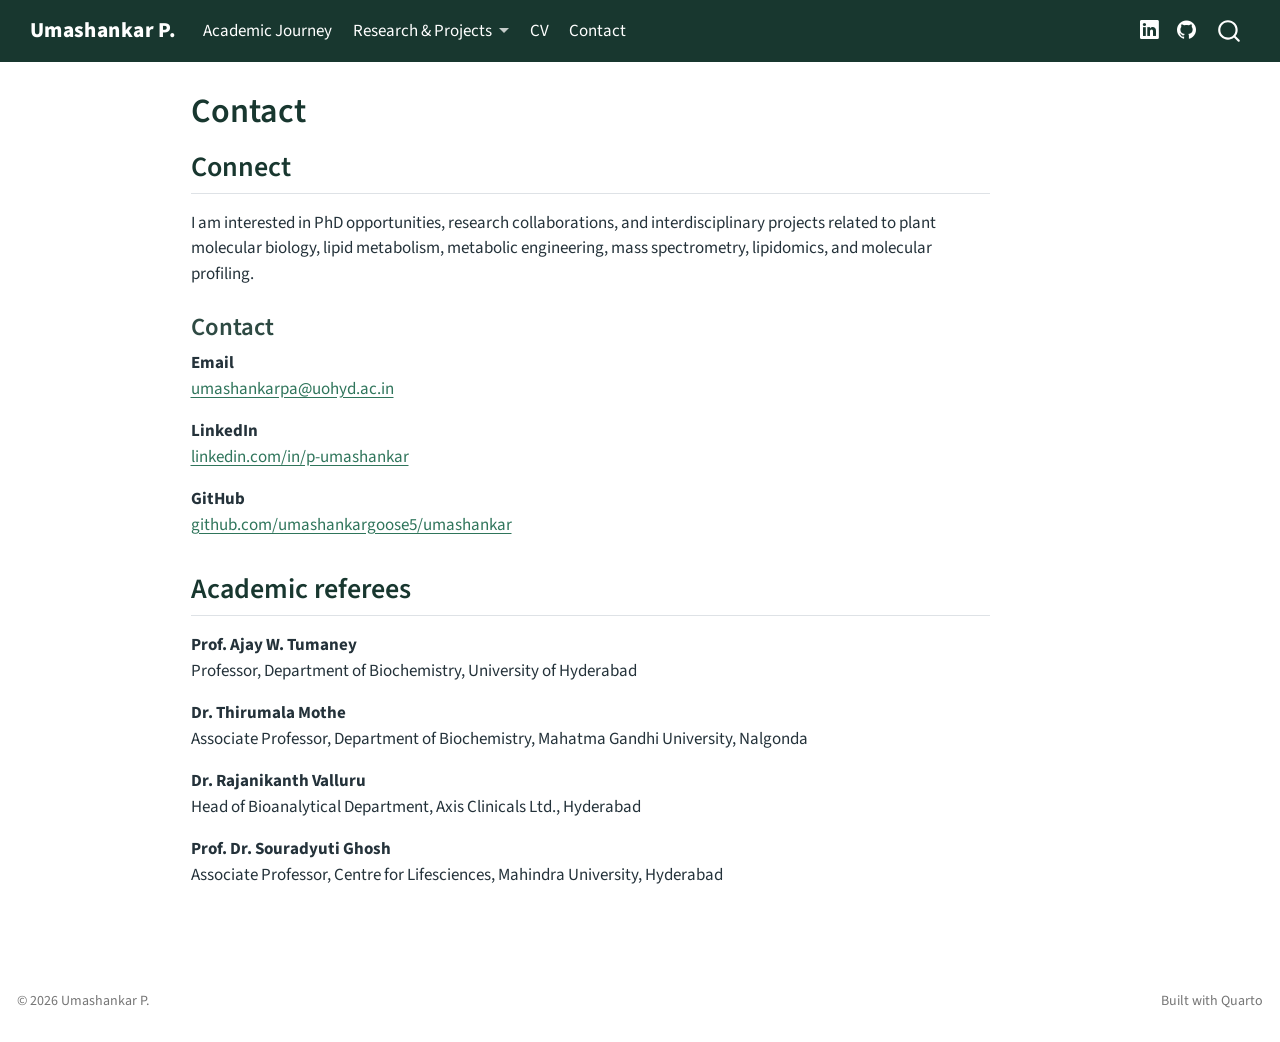
<file: contact.html>
<!DOCTYPE html>
<html xmlns="http://www.w3.org/1999/xhtml" lang="en" xml:lang="en"><head>

<meta charset="utf-8">
<meta name="generator" content="quarto-1.10.18">

<meta name="viewport" content="width=device-width, initial-scale=1.0, user-scalable=yes">


<title>Contact – Umashankar P.</title>
<style>
/* Default styles provided by pandoc.
** See https://pandoc.org/MANUAL.html#variables-for-html for config info.
*/
span.smallcaps{font-variant: small-caps;}
div.columns{display: flex; gap: 1.5em;}
div.column{flex: auto;}
@media screen {
div.columns{gap: min(4vw, 1.5em);}
div.column{overflow-x: auto;}
}
div.hanging-indent{margin-left: 1.5em; text-indent: -1.5em;}
ul.task-list{list-style: none;}
ul.task-list li input[type="checkbox"] {
  width: 0.8em;
  margin: 0 0.8em 0.2em -1em; /* quarto-specific, see https://github.com/quarto-dev/quarto-cli/issues/4556 */ 
  vertical-align: middle;
}
</style>


<script src="site_libs/quarto-nav/quarto-nav.js"></script>
<script src="site_libs/quarto-nav/headroom.min.js"></script>
<script src="site_libs/clipboard/clipboard.min.js"></script>
<script src="site_libs/quarto-search/autocomplete.umd.js"></script>
<script src="site_libs/quarto-search/fuse.min.js"></script>
<script src="site_libs/quarto-search/quarto-search.js"></script>
<meta name="quarto:offset" content="./">
<script src="site_libs/quarto-html/quarto.js" type="module"></script>
<script src="site_libs/quarto-html/tabsets/tabsets.js" type="module"></script>
<script src="site_libs/quarto-html/popper.min.js"></script>
<script src="site_libs/quarto-html/tippy.umd.min.js"></script>
<script src="site_libs/quarto-html/anchor.min.js"></script>
<link href="site_libs/quarto-html/tippy.css" rel="stylesheet">
<link href="site_libs/quarto-html/quarto-syntax-highlighting-64a204ab8560d761af7679ceaba22944.css" rel="stylesheet" id="quarto-text-highlighting-styles">
<script src="site_libs/bootstrap/bootstrap.min.js"></script>
<link href="site_libs/bootstrap/bootstrap-icons.css" rel="stylesheet">
<link href="site_libs/bootstrap/bootstrap-cb635944df61dd30654f849e3556efdb.min.css" rel="stylesheet" append-hash="true" id="quarto-bootstrap" data-mode="light">
<script id="quarto-search-options" type="application/json">{
  "location": "navbar",
  "copy-button": false,
  "collapse-after": 3,
  "panel-placement": "end",
  "type": "overlay",
  "limit": 50,
  "keyboard-shortcut": [
    "f",
    "/",
    "s"
  ],
  "show-item-context": false,
  "language": {
    "search-no-results-text": "No results",
    "search-matching-documents-text": "matching documents",
    "search-copy-link-title": "Copy link to search",
    "search-hide-matches-text": "Hide additional matches",
    "search-more-match-text": "more match in this document",
    "search-more-matches-text": "more matches in this document",
    "search-clear-button-title": "Clear",
    "search-text-placeholder": "",
    "search-detached-cancel-button-title": "Cancel",
    "search-submit-button-title": "Submit",
    "search-label": "Search"
  }
}</script>
<link rel="stylesheet" href="https://cdnjs.cloudflare.com/ajax/libs/font-awesome/6.7.2/css/all.min.css">


<link rel="stylesheet" href="styles.css">
</head>

<body class="nav-fixed fullcontent quarto-light">

<div id="quarto-search-results"></div>
  <header id="quarto-header" class="headroom fixed-top">
    <nav class="navbar navbar-expand-lg " data-bs-theme="dark">
      <div class="navbar-container container-fluid">
      <div class="navbar-brand-container mx-auto">
    <a class="navbar-brand" href="./index.html">
    <span class="navbar-title">Umashankar P.</span>
    </a>
  </div>
            <div id="quarto-search" class="" title="Search"></div>
          <button class="navbar-toggler" type="button" data-bs-toggle="collapse" data-bs-target="#navbarCollapse" aria-controls="navbarCollapse" role="menu" aria-expanded="false" aria-label="Toggle navigation" onclick="if (window.quartoToggleHeadroom) { window.quartoToggleHeadroom(); }">
  <span class="navbar-toggler-icon"></span>
</button>
          <div class="collapse navbar-collapse" id="navbarCollapse">
            <ul class="navbar-nav navbar-nav-scroll me-auto">
  <li class="nav-item">
    <a class="nav-link" href="./about.html"> 
<span class="menu-text">Academic Journey</span></a>
  </li>  
  <li class="nav-item dropdown ">
    <a class="nav-link dropdown-toggle" href="#" id="nav-menu-research--projects" role="link" data-bs-toggle="dropdown" aria-expanded="false">
 <span class="menu-text">Research &amp; Projects</span>
    </a>
    <ul class="dropdown-menu" aria-labelledby="nav-menu-research--projects">    
        <li>
    <a class="dropdown-item" href="./research.html">
 <span class="dropdown-text">Sunflower Lipid Engineering</span></a>
  </li>  
        <li>
    <a class="dropdown-item" href="./research.html#mass-spectrometry">
 <span class="dropdown-text">Mass Spectrometry &amp; Analytical Research</span></a>
  </li>  
        <li>
    <a class="dropdown-item" href="./research.html#molecular-biology">
 <span class="dropdown-text">Molecular Biology &amp; Genome Engineering</span></a>
  </li>  
        <li>
    <a class="dropdown-item" href="./publications.html">
 <span class="dropdown-text">Publications</span></a>
  </li>  
    </ul>
  </li>
  <li class="nav-item">
    <a class="nav-link" href="./cv.html"> 
<span class="menu-text">CV</span></a>
  </li>  
  <li class="nav-item">
    <a class="nav-link active" href="./contact.html" aria-current="page"> 
<span class="menu-text">Contact</span></a>
  </li>  
</ul>
            <ul class="navbar-nav navbar-nav-scroll ms-auto">
  <li class="nav-item compact">
    <a class="nav-link" href="https://www.linkedin.com/in/p-umashankar/"> <i class="bi bi-linkedin" role="img">
</i> 
<span class="menu-text"></span></a>
  </li>  
  <li class="nav-item compact">
    <a class="nav-link" href="https://github.com/umashankargoose5/umashankar"> <i class="bi bi-github" role="img">
</i> 
<span class="menu-text"></span></a>
  </li>  
</ul>
          </div> <!-- /navcollapse -->
            <div class="quarto-navbar-tools">
</div>
      </div> <!-- /container-fluid -->
    </nav>
</header>
<!-- content -->
<div id="quarto-content" class="quarto-container page-columns page-rows-contents page-layout-article page-navbar">
<!-- sidebar -->
<!-- margin-sidebar -->
    
<!-- main -->
<main class="content" id="quarto-document-content">

<header id="title-block-header" class="quarto-title-block default">
<div class="quarto-title">
<h1 class="title">Contact</h1>
</div>



<div class="quarto-title-meta">

    
  
    
  </div>
  


</header>


<section id="connect" class="level2">
<h2 class="anchored" data-anchor-id="connect">Connect</h2>
<p>I am interested in PhD opportunities, research collaborations, and interdisciplinary projects related to plant molecular biology, lipid metabolism, metabolic engineering, mass spectrometry, lipidomics, and molecular profiling.</p>
<section id="contact" class="level3">
<h3 class="anchored" data-anchor-id="contact">Contact</h3>
<p><strong>Email</strong><br>
<a href="mailto:umashankarpa@uohyd.ac.in">umashankarpa@uohyd.ac.in</a></p>
<p><strong>LinkedIn</strong><br>
<a href="https://www.linkedin.com/in/p-umashankar/">linkedin.com/in/p-umashankar</a></p>
<p><strong>GitHub</strong><br>
<a href="https://github.com/umashankargoose5/umashankar">github.com/umashankargoose5/umashankar</a></p>
</section>
</section>
<section id="academic-referees" class="level2">
<h2 class="anchored" data-anchor-id="academic-referees">Academic referees</h2>
<p><strong>Prof.&nbsp;Ajay W. Tumaney</strong><br>
Professor, Department of Biochemistry, University of Hyderabad</p>
<p><strong>Dr.&nbsp;Thirumala Mothe</strong><br>
Associate Professor, Department of Biochemistry, Mahatma Gandhi University, Nalgonda</p>
<p><strong>Dr.&nbsp;Rajanikanth Valluru</strong><br>
Head of Bioanalytical Department, Axis Clinicals Ltd., Hyderabad</p>
<p><strong>Prof.&nbsp;Dr.&nbsp;Souradyuti Ghosh</strong><br>
Associate Professor, Centre for Lifesciences, Mahindra University, Hyderabad</p>


</section>

</main> <!-- /main -->
<script id="quarto-html-after-body" type="application/javascript">
  window.document.addEventListener("DOMContentLoaded", function (event) {
    const icon = "";
    const anchorJS = new window.AnchorJS();
    anchorJS.options = {
      placement: 'right',
      icon: icon
    };
    anchorJS.add('.anchored');
    const isCodeAnnotation = (el) => {
      for (const clz of el.classList) {
        if (clz.startsWith('code-annotation-')) {                     
          return true;
        }
      }
      return false;
    }
    const onCopySuccess = function(e) {
      // button target
      const button = e.trigger;
      // don't keep focus
      button.blur();
      // flash "checked"
      button.classList.add('code-copy-button-checked');
      var currentTitle = button.getAttribute("title");
      button.setAttribute("title", "Copied!");
      let tooltip;
      if (window.bootstrap) {
        button.setAttribute("data-bs-toggle", "tooltip");
        button.setAttribute("data-bs-placement", "left");
        button.setAttribute("data-bs-title", "Copied!");
        tooltip = new bootstrap.Tooltip(button, 
          { trigger: "manual", 
            customClass: "code-copy-button-tooltip",
            offset: [0, -8]});
        tooltip.show();    
      }
      setTimeout(function() {
        if (tooltip) {
          tooltip.hide();
          button.removeAttribute("data-bs-title");
          button.removeAttribute("data-bs-toggle");
          button.removeAttribute("data-bs-placement");
        }
        button.setAttribute("title", currentTitle);
        button.classList.remove('code-copy-button-checked');
      }, 1000);
      // clear code selection
      e.clearSelection();
    }
    const getTextToCopy = function(trigger) {
      const outerScaffold = trigger.parentElement.cloneNode(true);
      const codeEl = outerScaffold.querySelector('code');
      for (const childEl of codeEl.children) {
        if (isCodeAnnotation(childEl)) {
          childEl.remove();
        }
      }
      return codeEl.innerText;
    }
    const clipboard = new window.ClipboardJS('.code-copy-button:not([data-in-quarto-modal])', {
      text: getTextToCopy
    });
    clipboard.on('success', onCopySuccess);
    if (window.document.getElementById('quarto-embedded-source-code-modal')) {
      const clipboardModal = new window.ClipboardJS('.code-copy-button[data-in-quarto-modal]', {
        text: getTextToCopy,
        container: window.document.getElementById('quarto-embedded-source-code-modal')
      });
      clipboardModal.on('success', onCopySuccess);
    }
      var localhostRegex = new RegExp(/^(?:http|https):\/\/localhost\:?[0-9]*\//);
      var mailtoRegex = new RegExp(/^mailto:/);
        var filterRegex = new RegExp("https:\/\/umashankargoose5\.github\.io\/umashankar\/");
      var isInternal = (href) => {
          return filterRegex.test(href) || localhostRegex.test(href) || mailtoRegex.test(href);
      }
      // Inspect non-navigation links and adorn them if external
     var links = window.document.querySelectorAll('a[href]:not(.nav-link):not(.navbar-brand):not(.toc-action):not(.sidebar-link):not(.sidebar-item-toggle):not(.pagination-link):not(.no-external):not([aria-hidden]):not(.dropdown-item):not(.quarto-navigation-tool):not(.about-link)');
      for (var i=0; i<links.length; i++) {
        const link = links[i];
        if (!isInternal(link.href)) {
          // undo the damage that might have been done by quarto-nav.js in the case of
          // links that we want to consider external
          if (link.dataset.originalHref !== undefined) {
            link.href = link.dataset.originalHref;
          }
            // target, if specified
            link.setAttribute("target", "_blank");
            if (link.getAttribute("rel") === null) {
              link.setAttribute("rel", "noopener");
            }
        }
      }
    function tippyHover(el, contentFn, onTriggerFn, onUntriggerFn) {
      const config = {
        allowHTML: true,
        maxWidth: 500,
        delay: 100,
        arrow: false,
        appendTo: function(el) {
            return el.parentElement;
        },
        interactive: true,
        interactiveBorder: 10,
        theme: 'quarto',
        placement: 'bottom-start',
      };
      if (contentFn) {
        config.content = contentFn;
      }
      if (onTriggerFn) {
        config.onTrigger = onTriggerFn;
      }
      if (onUntriggerFn) {
        config.onUntrigger = onUntriggerFn;
      }
      window.tippy(el, config); 
    }
    const noterefs = window.document.querySelectorAll('a[role="doc-noteref"]');
    for (var i=0; i<noterefs.length; i++) {
      const ref = noterefs[i];
      tippyHover(ref, function() {
        // use id or data attribute instead here
        let href = ref.getAttribute('data-footnote-href') || ref.getAttribute('href');
        try { href = new URL(href).hash; } catch {}
        const id = href.replace(/^#\/?/, "");
        const note = window.document.getElementById(id);
        if (note) {
          return note.innerHTML;
        } else {
          return "";
        }
      });
    }
    const xrefs = window.document.querySelectorAll('a.quarto-xref');
    const processXRef = (id, note) => {
      // Strip column container classes
      const stripColumnClz = (el) => {
        el.classList.remove("page-full", "page-columns");
        if (el.children) {
          for (const child of el.children) {
            stripColumnClz(child);
          }
        }
      }
      stripColumnClz(note)
      if (id === null || id.startsWith('sec-')) {
        // Special case sections, only their first couple elements
        const container = document.createElement("div");
        if (note.children && note.children.length > 2) {
          container.appendChild(note.children[0].cloneNode(true));
          for (let i = 1; i < note.children.length; i++) {
            const child = note.children[i];
            if (child.tagName === "P" && child.innerText === "") {
              continue;
            } else {
              container.appendChild(child.cloneNode(true));
              break;
            }
          }
          if (window.Quarto?.typesetMath) {
            window.Quarto.typesetMath(container);
          }
          return container.innerHTML
        } else {
          if (window.Quarto?.typesetMath) {
            window.Quarto.typesetMath(note);
          }
          return note.innerHTML;
        }
      } else {
        // Remove any anchor links if they are present
        const anchorLink = note.querySelector('a.anchorjs-link');
        if (anchorLink) {
          anchorLink.remove();
        }
        if (window.Quarto?.typesetMath) {
          window.Quarto.typesetMath(note);
        }
        if (note.classList.contains("callout")) {
          return note.outerHTML;
        } else {
          return note.innerHTML;
        }
      }
    }
    for (var i=0; i<xrefs.length; i++) {
      const xref = xrefs[i];
      tippyHover(xref, undefined, function(instance) {
        instance.disable();
        let url = xref.getAttribute('href');
        let hash = undefined; 
        if (url.startsWith('#')) {
          hash = url;
        } else {
          try { hash = new URL(url).hash; } catch {}
        }
        if (hash) {
          const id = hash.replace(/^#\/?/, "");
          const note = window.document.getElementById(id);
          if (note !== null) {
            try {
              const html = processXRef(id, note.cloneNode(true));
              instance.setContent(html);
            } finally {
              instance.enable();
              instance.show();
            }
          } else {
            // See if we can fetch this
            fetch(url.split('#')[0])
            .then(res => res.text())
            .then(html => {
              const parser = new DOMParser();
              const htmlDoc = parser.parseFromString(html, "text/html");
              const note = htmlDoc.getElementById(id);
              if (note !== null) {
                const html = processXRef(id, note);
                instance.setContent(html);
              } 
            }).finally(() => {
              instance.enable();
              instance.show();
            });
          }
        } else {
          // See if we can fetch a full url (with no hash to target)
          // This is a special case and we should probably do some content thinning / targeting
          fetch(url)
          .then(res => res.text())
          .then(html => {
            const parser = new DOMParser();
            const htmlDoc = parser.parseFromString(html, "text/html");
            const note = htmlDoc.querySelector('main.content');
            if (note !== null) {
              // This should only happen for chapter cross references
              // (since there is no id in the URL)
              // remove the first header
              if (note.children.length > 0 && note.children[0].tagName === "HEADER") {
                note.children[0].remove();
              }
              const html = processXRef(null, note);
              instance.setContent(html);
            } 
          }).finally(() => {
            instance.enable();
            instance.show();
          });
        }
      }, function(instance) {
      });
    }
        let selectedAnnoteEl;
        const selectorForAnnotation = ( cell, annotation) => {
          let cellAttr = 'data-code-cell="' + cell + '"';
          let lineAttr = 'data-code-annotation="' +  annotation + '"';
          const selector = 'span[' + cellAttr + '][' + lineAttr + ']';
          return selector;
        }
        const selectCodeLines = (annoteEl) => {
          const doc = window.document;
          const targetCell = annoteEl.getAttribute("data-target-cell");
          const targetAnnotation = annoteEl.getAttribute("data-target-annotation");
          const annoteSpan = window.document.querySelector(selectorForAnnotation(targetCell, targetAnnotation));
          const lines = annoteSpan.getAttribute("data-code-lines").split(",");
          const lineIds = lines.map((line) => {
            return targetCell + "-" + line;
          })
          let top = null;
          let height = null;
          let parent = null;
          if (lineIds.length > 0) {
              //compute the position of the single el (top and bottom and make a div)
              const el = window.document.getElementById(lineIds[0]);
              top = el.offsetTop;
              height = el.offsetHeight;
              parent = el.parentElement.parentElement;
            if (lineIds.length > 1) {
              const lastEl = window.document.getElementById(lineIds[lineIds.length - 1]);
              const bottom = lastEl.offsetTop + lastEl.offsetHeight;
              height = bottom - top;
            }
            if (top !== null && height !== null && parent !== null) {
              // cook up a div (if necessary) and position it 
              let div = window.document.getElementById("code-annotation-line-highlight");
              if (div === null) {
                div = window.document.createElement("div");
                div.setAttribute("id", "code-annotation-line-highlight");
                div.style.position = 'absolute';
                parent.appendChild(div);
              }
              div.style.top = top - 2 + "px";
              div.style.height = height + 4 + "px";
              div.style.left = 0;
              let gutterDiv = window.document.getElementById("code-annotation-line-highlight-gutter");
              if (gutterDiv === null) {
                gutterDiv = window.document.createElement("div");
                gutterDiv.setAttribute("id", "code-annotation-line-highlight-gutter");
                gutterDiv.style.position = 'absolute';
                const codeCell = window.document.getElementById(targetCell);
                const gutter = codeCell.querySelector('.code-annotation-gutter');
                gutter.appendChild(gutterDiv);
              }
              gutterDiv.style.top = top - 2 + "px";
              gutterDiv.style.height = height + 4 + "px";
            }
            selectedAnnoteEl = annoteEl;
          }
        };
        const unselectCodeLines = () => {
          const elementsIds = ["code-annotation-line-highlight", "code-annotation-line-highlight-gutter"];
          elementsIds.forEach((elId) => {
            const div = window.document.getElementById(elId);
            if (div) {
              div.remove();
            }
          });
          selectedAnnoteEl = undefined;
        };
          // Handle positioning of the toggle
      window.addEventListener(
        "resize",
        throttle(() => {
          elRect = undefined;
          if (selectedAnnoteEl) {
            selectCodeLines(selectedAnnoteEl);
          }
        }, 10)
      );
      function throttle(fn, ms) {
      let throttle = false;
      let timer;
        return (...args) => {
          if(!throttle) { // first call gets through
              fn.apply(this, args);
              throttle = true;
          } else { // all the others get throttled
              if(timer) clearTimeout(timer); // cancel #2
              timer = setTimeout(() => {
                fn.apply(this, args);
                timer = throttle = false;
              }, ms);
          }
        };
      }
        // Attach click handler to the DT
        const annoteDls = window.document.querySelectorAll('dt[data-target-cell]');
        for (const annoteDlNode of annoteDls) {
          annoteDlNode.addEventListener('click', (event) => {
            const clickedEl = event.target;
            if (clickedEl !== selectedAnnoteEl) {
              unselectCodeLines();
              const activeEl = window.document.querySelector('dt[data-target-cell].code-annotation-active');
              if (activeEl) {
                activeEl.classList.remove('code-annotation-active');
              }
              selectCodeLines(clickedEl);
              clickedEl.classList.add('code-annotation-active');
            } else {
              // Unselect the line
              unselectCodeLines();
              clickedEl.classList.remove('code-annotation-active');
            }
          });
        }
    const findCites = (el) => {
      const parentEl = el.parentElement;
      if (parentEl) {
        const cites = parentEl.dataset.cites;
        if (cites) {
          return {
            el,
            cites: cites.split(' ')
          };
        } else {
          return findCites(el.parentElement)
        }
      } else {
        return undefined;
      }
    };
    var bibliorefs = window.document.querySelectorAll('a[role="doc-biblioref"]');
    for (var i=0; i<bibliorefs.length; i++) {
      const ref = bibliorefs[i];
      const citeInfo = findCites(ref);
      if (citeInfo) {
        tippyHover(citeInfo.el, function() {
          var popup = window.document.createElement('div');
          citeInfo.cites.forEach(function(cite) {
            var citeDiv = window.document.createElement('div');
            citeDiv.classList.add('hanging-indent');
            citeDiv.classList.add('csl-entry');
            var biblioDiv = window.document.getElementById('ref-' + cite);
            if (biblioDiv) {
              citeDiv.innerHTML = biblioDiv.innerHTML;
            }
            popup.appendChild(citeDiv);
          });
          return popup.innerHTML;
        });
      }
    }
  });
  </script>
</div> <!-- /content -->
<footer class="footer">
  <div class="nav-footer">
    <div class="nav-footer-left">
<p>© 2026 Umashankar P.</p>
</div>   
    <div class="nav-footer-center">
      &nbsp;
    </div>
    <div class="nav-footer-right">
<p>Built with Quarto</p>
</div>
  </div>
</footer>




</body></html>
</file>
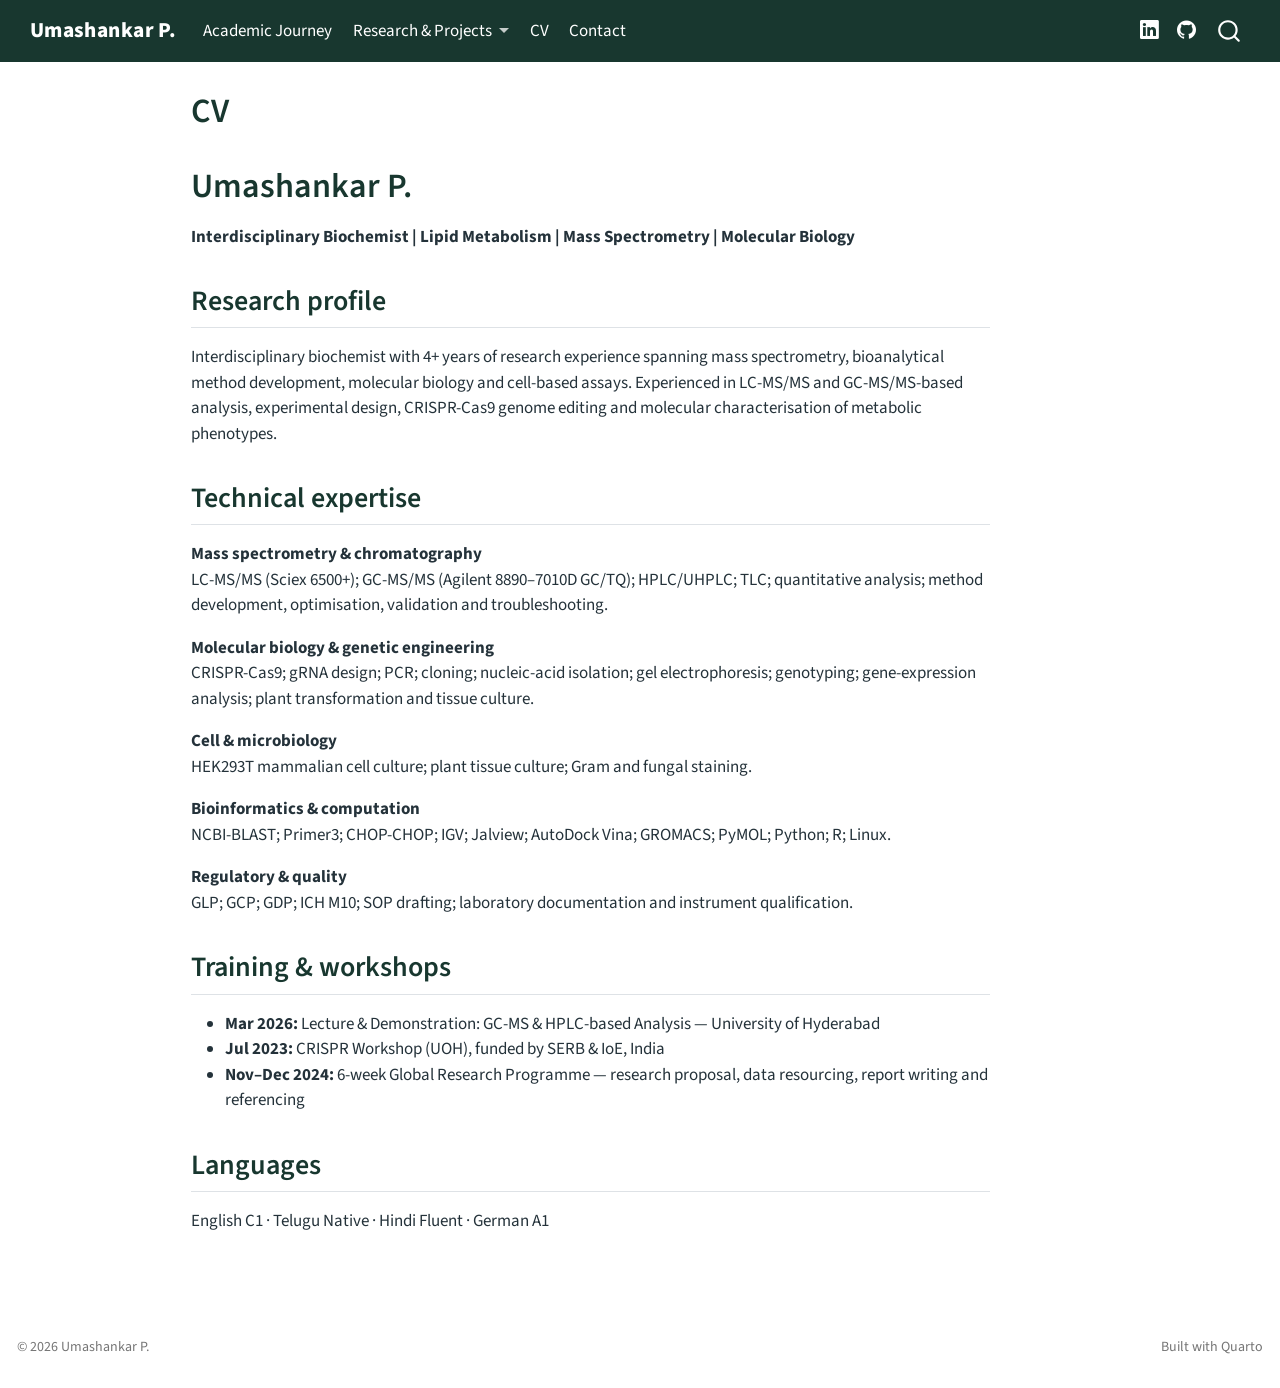
<file: cv.html>
<!DOCTYPE html>
<html xmlns="http://www.w3.org/1999/xhtml" lang="en" xml:lang="en"><head>

<meta charset="utf-8">
<meta name="generator" content="quarto-1.10.18">

<meta name="viewport" content="width=device-width, initial-scale=1.0, user-scalable=yes">


<title>CV – Umashankar P.</title>
<style>
/* Default styles provided by pandoc.
** See https://pandoc.org/MANUAL.html#variables-for-html for config info.
*/
span.smallcaps{font-variant: small-caps;}
div.columns{display: flex; gap: 1.5em;}
div.column{flex: auto;}
@media screen {
div.columns{gap: min(4vw, 1.5em);}
div.column{overflow-x: auto;}
}
div.hanging-indent{margin-left: 1.5em; text-indent: -1.5em;}
ul.task-list{list-style: none;}
ul.task-list li input[type="checkbox"] {
  width: 0.8em;
  margin: 0 0.8em 0.2em -1em; /* quarto-specific, see https://github.com/quarto-dev/quarto-cli/issues/4556 */ 
  vertical-align: middle;
}
</style>


<script src="site_libs/quarto-nav/quarto-nav.js"></script>
<script src="site_libs/quarto-nav/headroom.min.js"></script>
<script src="site_libs/clipboard/clipboard.min.js"></script>
<script src="site_libs/quarto-search/autocomplete.umd.js"></script>
<script src="site_libs/quarto-search/fuse.min.js"></script>
<script src="site_libs/quarto-search/quarto-search.js"></script>
<meta name="quarto:offset" content="./">
<script src="site_libs/quarto-html/quarto.js" type="module"></script>
<script src="site_libs/quarto-html/tabsets/tabsets.js" type="module"></script>
<script src="site_libs/quarto-html/popper.min.js"></script>
<script src="site_libs/quarto-html/tippy.umd.min.js"></script>
<script src="site_libs/quarto-html/anchor.min.js"></script>
<link href="site_libs/quarto-html/tippy.css" rel="stylesheet">
<link href="site_libs/quarto-html/quarto-syntax-highlighting-64a204ab8560d761af7679ceaba22944.css" rel="stylesheet" id="quarto-text-highlighting-styles">
<script src="site_libs/bootstrap/bootstrap.min.js"></script>
<link href="site_libs/bootstrap/bootstrap-icons.css" rel="stylesheet">
<link href="site_libs/bootstrap/bootstrap-cb635944df61dd30654f849e3556efdb.min.css" rel="stylesheet" append-hash="true" id="quarto-bootstrap" data-mode="light">
<script id="quarto-search-options" type="application/json">{
  "location": "navbar",
  "copy-button": false,
  "collapse-after": 3,
  "panel-placement": "end",
  "type": "overlay",
  "limit": 50,
  "keyboard-shortcut": [
    "f",
    "/",
    "s"
  ],
  "show-item-context": false,
  "language": {
    "search-no-results-text": "No results",
    "search-matching-documents-text": "matching documents",
    "search-copy-link-title": "Copy link to search",
    "search-hide-matches-text": "Hide additional matches",
    "search-more-match-text": "more match in this document",
    "search-more-matches-text": "more matches in this document",
    "search-clear-button-title": "Clear",
    "search-text-placeholder": "",
    "search-detached-cancel-button-title": "Cancel",
    "search-submit-button-title": "Submit",
    "search-label": "Search"
  }
}</script>
<link rel="stylesheet" href="https://cdnjs.cloudflare.com/ajax/libs/font-awesome/6.7.2/css/all.min.css">


<link rel="stylesheet" href="styles.css">
</head>

<body class="nav-fixed fullcontent quarto-light">

<div id="quarto-search-results"></div>
  <header id="quarto-header" class="headroom fixed-top">
    <nav class="navbar navbar-expand-lg " data-bs-theme="dark">
      <div class="navbar-container container-fluid">
      <div class="navbar-brand-container mx-auto">
    <a class="navbar-brand" href="./index.html">
    <span class="navbar-title">Umashankar P.</span>
    </a>
  </div>
            <div id="quarto-search" class="" title="Search"></div>
          <button class="navbar-toggler" type="button" data-bs-toggle="collapse" data-bs-target="#navbarCollapse" aria-controls="navbarCollapse" role="menu" aria-expanded="false" aria-label="Toggle navigation" onclick="if (window.quartoToggleHeadroom) { window.quartoToggleHeadroom(); }">
  <span class="navbar-toggler-icon"></span>
</button>
          <div class="collapse navbar-collapse" id="navbarCollapse">
            <ul class="navbar-nav navbar-nav-scroll me-auto">
  <li class="nav-item">
    <a class="nav-link" href="./about.html"> 
<span class="menu-text">Academic Journey</span></a>
  </li>  
  <li class="nav-item dropdown ">
    <a class="nav-link dropdown-toggle" href="#" id="nav-menu-research--projects" role="link" data-bs-toggle="dropdown" aria-expanded="false">
 <span class="menu-text">Research &amp; Projects</span>
    </a>
    <ul class="dropdown-menu" aria-labelledby="nav-menu-research--projects">    
        <li>
    <a class="dropdown-item" href="./research.html">
 <span class="dropdown-text">Sunflower Lipid Engineering</span></a>
  </li>  
        <li>
    <a class="dropdown-item" href="./research.html#mass-spectrometry">
 <span class="dropdown-text">Mass Spectrometry &amp; Analytical Research</span></a>
  </li>  
        <li>
    <a class="dropdown-item" href="./research.html#molecular-biology">
 <span class="dropdown-text">Molecular Biology &amp; Genome Engineering</span></a>
  </li>  
        <li>
    <a class="dropdown-item" href="./publications.html">
 <span class="dropdown-text">Publications</span></a>
  </li>  
    </ul>
  </li>
  <li class="nav-item">
    <a class="nav-link active" href="./cv.html" aria-current="page"> 
<span class="menu-text">CV</span></a>
  </li>  
  <li class="nav-item">
    <a class="nav-link" href="./contact.html"> 
<span class="menu-text">Contact</span></a>
  </li>  
</ul>
            <ul class="navbar-nav navbar-nav-scroll ms-auto">
  <li class="nav-item compact">
    <a class="nav-link" href="https://www.linkedin.com/in/p-umashankar/"> <i class="bi bi-linkedin" role="img">
</i> 
<span class="menu-text"></span></a>
  </li>  
  <li class="nav-item compact">
    <a class="nav-link" href="https://github.com/umashankargoose5/umashankar"> <i class="bi bi-github" role="img">
</i> 
<span class="menu-text"></span></a>
  </li>  
</ul>
          </div> <!-- /navcollapse -->
            <div class="quarto-navbar-tools">
</div>
      </div> <!-- /container-fluid -->
    </nav>
</header>
<!-- content -->
<div id="quarto-content" class="quarto-container page-columns page-rows-contents page-layout-article page-navbar">
<!-- sidebar -->
<!-- margin-sidebar -->
    
<!-- main -->
<main class="content" id="quarto-document-content">

<header id="title-block-header" class="quarto-title-block default">
<div class="quarto-title">
<h1 class="title">CV</h1>
</div>



<div class="quarto-title-meta">

    
  
    
  </div>
  


</header>


<section id="umashankar-p." class="level1">
<h1>Umashankar P.</h1>
<p><strong>Interdisciplinary Biochemist | Lipid Metabolism | Mass Spectrometry | Molecular Biology</strong></p>
<section id="research-profile" class="level2">
<h2 class="anchored" data-anchor-id="research-profile">Research profile</h2>
<p>Interdisciplinary biochemist with 4+ years of research experience spanning mass spectrometry, bioanalytical method development, molecular biology and cell-based assays. Experienced in LC-MS/MS and GC-MS/MS-based analysis, experimental design, CRISPR-Cas9 genome editing and molecular characterisation of metabolic phenotypes.</p>
</section>
<section id="technical-expertise" class="level2">
<h2 class="anchored" data-anchor-id="technical-expertise">Technical expertise</h2>
<p><strong>Mass spectrometry &amp; chromatography</strong><br>
LC-MS/MS (Sciex 6500+); GC-MS/MS (Agilent 8890–7010D GC/TQ); HPLC/UHPLC; TLC; quantitative analysis; method development, optimisation, validation and troubleshooting.</p>
<p><strong>Molecular biology &amp; genetic engineering</strong><br>
CRISPR-Cas9; gRNA design; PCR; cloning; nucleic-acid isolation; gel electrophoresis; genotyping; gene-expression analysis; plant transformation and tissue culture.</p>
<p><strong>Cell &amp; microbiology</strong><br>
HEK293T mammalian cell culture; plant tissue culture; Gram and fungal staining.</p>
<p><strong>Bioinformatics &amp; computation</strong><br>
NCBI-BLAST; Primer3; CHOP-CHOP; IGV; Jalview; AutoDock Vina; GROMACS; PyMOL; Python; R; Linux.</p>
<p><strong>Regulatory &amp; quality</strong><br>
GLP; GCP; GDP; ICH M10; SOP drafting; laboratory documentation and instrument qualification.</p>
</section>
<section id="training-workshops" class="level2">
<h2 class="anchored" data-anchor-id="training-workshops">Training &amp; workshops</h2>
<ul>
<li><strong>Mar 2026:</strong> Lecture &amp; Demonstration: GC-MS &amp; HPLC-based Analysis — University of Hyderabad</li>
<li><strong>Jul 2023:</strong> CRISPR Workshop (UOH), funded by SERB &amp; IoE, India</li>
<li><strong>Nov–Dec 2024:</strong> 6-week Global Research Programme — research proposal, data resourcing, report writing and referencing</li>
</ul>
</section>
<section id="languages" class="level2">
<h2 class="anchored" data-anchor-id="languages">Languages</h2>
<p>English C1 · Telugu Native · Hindi Fluent · German A1</p>


</section>
</section>

</main> <!-- /main -->
<script id="quarto-html-after-body" type="application/javascript">
  window.document.addEventListener("DOMContentLoaded", function (event) {
    const icon = "";
    const anchorJS = new window.AnchorJS();
    anchorJS.options = {
      placement: 'right',
      icon: icon
    };
    anchorJS.add('.anchored');
    const isCodeAnnotation = (el) => {
      for (const clz of el.classList) {
        if (clz.startsWith('code-annotation-')) {                     
          return true;
        }
      }
      return false;
    }
    const onCopySuccess = function(e) {
      // button target
      const button = e.trigger;
      // don't keep focus
      button.blur();
      // flash "checked"
      button.classList.add('code-copy-button-checked');
      var currentTitle = button.getAttribute("title");
      button.setAttribute("title", "Copied!");
      let tooltip;
      if (window.bootstrap) {
        button.setAttribute("data-bs-toggle", "tooltip");
        button.setAttribute("data-bs-placement", "left");
        button.setAttribute("data-bs-title", "Copied!");
        tooltip = new bootstrap.Tooltip(button, 
          { trigger: "manual", 
            customClass: "code-copy-button-tooltip",
            offset: [0, -8]});
        tooltip.show();    
      }
      setTimeout(function() {
        if (tooltip) {
          tooltip.hide();
          button.removeAttribute("data-bs-title");
          button.removeAttribute("data-bs-toggle");
          button.removeAttribute("data-bs-placement");
        }
        button.setAttribute("title", currentTitle);
        button.classList.remove('code-copy-button-checked');
      }, 1000);
      // clear code selection
      e.clearSelection();
    }
    const getTextToCopy = function(trigger) {
      const outerScaffold = trigger.parentElement.cloneNode(true);
      const codeEl = outerScaffold.querySelector('code');
      for (const childEl of codeEl.children) {
        if (isCodeAnnotation(childEl)) {
          childEl.remove();
        }
      }
      return codeEl.innerText;
    }
    const clipboard = new window.ClipboardJS('.code-copy-button:not([data-in-quarto-modal])', {
      text: getTextToCopy
    });
    clipboard.on('success', onCopySuccess);
    if (window.document.getElementById('quarto-embedded-source-code-modal')) {
      const clipboardModal = new window.ClipboardJS('.code-copy-button[data-in-quarto-modal]', {
        text: getTextToCopy,
        container: window.document.getElementById('quarto-embedded-source-code-modal')
      });
      clipboardModal.on('success', onCopySuccess);
    }
      var localhostRegex = new RegExp(/^(?:http|https):\/\/localhost\:?[0-9]*\//);
      var mailtoRegex = new RegExp(/^mailto:/);
        var filterRegex = new RegExp("https:\/\/umashankargoose5\.github\.io\/umashankar\/");
      var isInternal = (href) => {
          return filterRegex.test(href) || localhostRegex.test(href) || mailtoRegex.test(href);
      }
      // Inspect non-navigation links and adorn them if external
     var links = window.document.querySelectorAll('a[href]:not(.nav-link):not(.navbar-brand):not(.toc-action):not(.sidebar-link):not(.sidebar-item-toggle):not(.pagination-link):not(.no-external):not([aria-hidden]):not(.dropdown-item):not(.quarto-navigation-tool):not(.about-link)');
      for (var i=0; i<links.length; i++) {
        const link = links[i];
        if (!isInternal(link.href)) {
          // undo the damage that might have been done by quarto-nav.js in the case of
          // links that we want to consider external
          if (link.dataset.originalHref !== undefined) {
            link.href = link.dataset.originalHref;
          }
            // target, if specified
            link.setAttribute("target", "_blank");
            if (link.getAttribute("rel") === null) {
              link.setAttribute("rel", "noopener");
            }
        }
      }
    function tippyHover(el, contentFn, onTriggerFn, onUntriggerFn) {
      const config = {
        allowHTML: true,
        maxWidth: 500,
        delay: 100,
        arrow: false,
        appendTo: function(el) {
            return el.parentElement;
        },
        interactive: true,
        interactiveBorder: 10,
        theme: 'quarto',
        placement: 'bottom-start',
      };
      if (contentFn) {
        config.content = contentFn;
      }
      if (onTriggerFn) {
        config.onTrigger = onTriggerFn;
      }
      if (onUntriggerFn) {
        config.onUntrigger = onUntriggerFn;
      }
      window.tippy(el, config); 
    }
    const noterefs = window.document.querySelectorAll('a[role="doc-noteref"]');
    for (var i=0; i<noterefs.length; i++) {
      const ref = noterefs[i];
      tippyHover(ref, function() {
        // use id or data attribute instead here
        let href = ref.getAttribute('data-footnote-href') || ref.getAttribute('href');
        try { href = new URL(href).hash; } catch {}
        const id = href.replace(/^#\/?/, "");
        const note = window.document.getElementById(id);
        if (note) {
          return note.innerHTML;
        } else {
          return "";
        }
      });
    }
    const xrefs = window.document.querySelectorAll('a.quarto-xref');
    const processXRef = (id, note) => {
      // Strip column container classes
      const stripColumnClz = (el) => {
        el.classList.remove("page-full", "page-columns");
        if (el.children) {
          for (const child of el.children) {
            stripColumnClz(child);
          }
        }
      }
      stripColumnClz(note)
      if (id === null || id.startsWith('sec-')) {
        // Special case sections, only their first couple elements
        const container = document.createElement("div");
        if (note.children && note.children.length > 2) {
          container.appendChild(note.children[0].cloneNode(true));
          for (let i = 1; i < note.children.length; i++) {
            const child = note.children[i];
            if (child.tagName === "P" && child.innerText === "") {
              continue;
            } else {
              container.appendChild(child.cloneNode(true));
              break;
            }
          }
          if (window.Quarto?.typesetMath) {
            window.Quarto.typesetMath(container);
          }
          return container.innerHTML
        } else {
          if (window.Quarto?.typesetMath) {
            window.Quarto.typesetMath(note);
          }
          return note.innerHTML;
        }
      } else {
        // Remove any anchor links if they are present
        const anchorLink = note.querySelector('a.anchorjs-link');
        if (anchorLink) {
          anchorLink.remove();
        }
        if (window.Quarto?.typesetMath) {
          window.Quarto.typesetMath(note);
        }
        if (note.classList.contains("callout")) {
          return note.outerHTML;
        } else {
          return note.innerHTML;
        }
      }
    }
    for (var i=0; i<xrefs.length; i++) {
      const xref = xrefs[i];
      tippyHover(xref, undefined, function(instance) {
        instance.disable();
        let url = xref.getAttribute('href');
        let hash = undefined; 
        if (url.startsWith('#')) {
          hash = url;
        } else {
          try { hash = new URL(url).hash; } catch {}
        }
        if (hash) {
          const id = hash.replace(/^#\/?/, "");
          const note = window.document.getElementById(id);
          if (note !== null) {
            try {
              const html = processXRef(id, note.cloneNode(true));
              instance.setContent(html);
            } finally {
              instance.enable();
              instance.show();
            }
          } else {
            // See if we can fetch this
            fetch(url.split('#')[0])
            .then(res => res.text())
            .then(html => {
              const parser = new DOMParser();
              const htmlDoc = parser.parseFromString(html, "text/html");
              const note = htmlDoc.getElementById(id);
              if (note !== null) {
                const html = processXRef(id, note);
                instance.setContent(html);
              } 
            }).finally(() => {
              instance.enable();
              instance.show();
            });
          }
        } else {
          // See if we can fetch a full url (with no hash to target)
          // This is a special case and we should probably do some content thinning / targeting
          fetch(url)
          .then(res => res.text())
          .then(html => {
            const parser = new DOMParser();
            const htmlDoc = parser.parseFromString(html, "text/html");
            const note = htmlDoc.querySelector('main.content');
            if (note !== null) {
              // This should only happen for chapter cross references
              // (since there is no id in the URL)
              // remove the first header
              if (note.children.length > 0 && note.children[0].tagName === "HEADER") {
                note.children[0].remove();
              }
              const html = processXRef(null, note);
              instance.setContent(html);
            } 
          }).finally(() => {
            instance.enable();
            instance.show();
          });
        }
      }, function(instance) {
      });
    }
        let selectedAnnoteEl;
        const selectorForAnnotation = ( cell, annotation) => {
          let cellAttr = 'data-code-cell="' + cell + '"';
          let lineAttr = 'data-code-annotation="' +  annotation + '"';
          const selector = 'span[' + cellAttr + '][' + lineAttr + ']';
          return selector;
        }
        const selectCodeLines = (annoteEl) => {
          const doc = window.document;
          const targetCell = annoteEl.getAttribute("data-target-cell");
          const targetAnnotation = annoteEl.getAttribute("data-target-annotation");
          const annoteSpan = window.document.querySelector(selectorForAnnotation(targetCell, targetAnnotation));
          const lines = annoteSpan.getAttribute("data-code-lines").split(",");
          const lineIds = lines.map((line) => {
            return targetCell + "-" + line;
          })
          let top = null;
          let height = null;
          let parent = null;
          if (lineIds.length > 0) {
              //compute the position of the single el (top and bottom and make a div)
              const el = window.document.getElementById(lineIds[0]);
              top = el.offsetTop;
              height = el.offsetHeight;
              parent = el.parentElement.parentElement;
            if (lineIds.length > 1) {
              const lastEl = window.document.getElementById(lineIds[lineIds.length - 1]);
              const bottom = lastEl.offsetTop + lastEl.offsetHeight;
              height = bottom - top;
            }
            if (top !== null && height !== null && parent !== null) {
              // cook up a div (if necessary) and position it 
              let div = window.document.getElementById("code-annotation-line-highlight");
              if (div === null) {
                div = window.document.createElement("div");
                div.setAttribute("id", "code-annotation-line-highlight");
                div.style.position = 'absolute';
                parent.appendChild(div);
              }
              div.style.top = top - 2 + "px";
              div.style.height = height + 4 + "px";
              div.style.left = 0;
              let gutterDiv = window.document.getElementById("code-annotation-line-highlight-gutter");
              if (gutterDiv === null) {
                gutterDiv = window.document.createElement("div");
                gutterDiv.setAttribute("id", "code-annotation-line-highlight-gutter");
                gutterDiv.style.position = 'absolute';
                const codeCell = window.document.getElementById(targetCell);
                const gutter = codeCell.querySelector('.code-annotation-gutter');
                gutter.appendChild(gutterDiv);
              }
              gutterDiv.style.top = top - 2 + "px";
              gutterDiv.style.height = height + 4 + "px";
            }
            selectedAnnoteEl = annoteEl;
          }
        };
        const unselectCodeLines = () => {
          const elementsIds = ["code-annotation-line-highlight", "code-annotation-line-highlight-gutter"];
          elementsIds.forEach((elId) => {
            const div = window.document.getElementById(elId);
            if (div) {
              div.remove();
            }
          });
          selectedAnnoteEl = undefined;
        };
          // Handle positioning of the toggle
      window.addEventListener(
        "resize",
        throttle(() => {
          elRect = undefined;
          if (selectedAnnoteEl) {
            selectCodeLines(selectedAnnoteEl);
          }
        }, 10)
      );
      function throttle(fn, ms) {
      let throttle = false;
      let timer;
        return (...args) => {
          if(!throttle) { // first call gets through
              fn.apply(this, args);
              throttle = true;
          } else { // all the others get throttled
              if(timer) clearTimeout(timer); // cancel #2
              timer = setTimeout(() => {
                fn.apply(this, args);
                timer = throttle = false;
              }, ms);
          }
        };
      }
        // Attach click handler to the DT
        const annoteDls = window.document.querySelectorAll('dt[data-target-cell]');
        for (const annoteDlNode of annoteDls) {
          annoteDlNode.addEventListener('click', (event) => {
            const clickedEl = event.target;
            if (clickedEl !== selectedAnnoteEl) {
              unselectCodeLines();
              const activeEl = window.document.querySelector('dt[data-target-cell].code-annotation-active');
              if (activeEl) {
                activeEl.classList.remove('code-annotation-active');
              }
              selectCodeLines(clickedEl);
              clickedEl.classList.add('code-annotation-active');
            } else {
              // Unselect the line
              unselectCodeLines();
              clickedEl.classList.remove('code-annotation-active');
            }
          });
        }
    const findCites = (el) => {
      const parentEl = el.parentElement;
      if (parentEl) {
        const cites = parentEl.dataset.cites;
        if (cites) {
          return {
            el,
            cites: cites.split(' ')
          };
        } else {
          return findCites(el.parentElement)
        }
      } else {
        return undefined;
      }
    };
    var bibliorefs = window.document.querySelectorAll('a[role="doc-biblioref"]');
    for (var i=0; i<bibliorefs.length; i++) {
      const ref = bibliorefs[i];
      const citeInfo = findCites(ref);
      if (citeInfo) {
        tippyHover(citeInfo.el, function() {
          var popup = window.document.createElement('div');
          citeInfo.cites.forEach(function(cite) {
            var citeDiv = window.document.createElement('div');
            citeDiv.classList.add('hanging-indent');
            citeDiv.classList.add('csl-entry');
            var biblioDiv = window.document.getElementById('ref-' + cite);
            if (biblioDiv) {
              citeDiv.innerHTML = biblioDiv.innerHTML;
            }
            popup.appendChild(citeDiv);
          });
          return popup.innerHTML;
        });
      }
    }
  });
  </script>
</div> <!-- /content -->
<footer class="footer">
  <div class="nav-footer">
    <div class="nav-footer-left">
<p>© 2026 Umashankar P.</p>
</div>   
    <div class="nav-footer-center">
      &nbsp;
    </div>
    <div class="nav-footer-right">
<p>Built with Quarto</p>
</div>
  </div>
</footer>




</body></html>
</file>
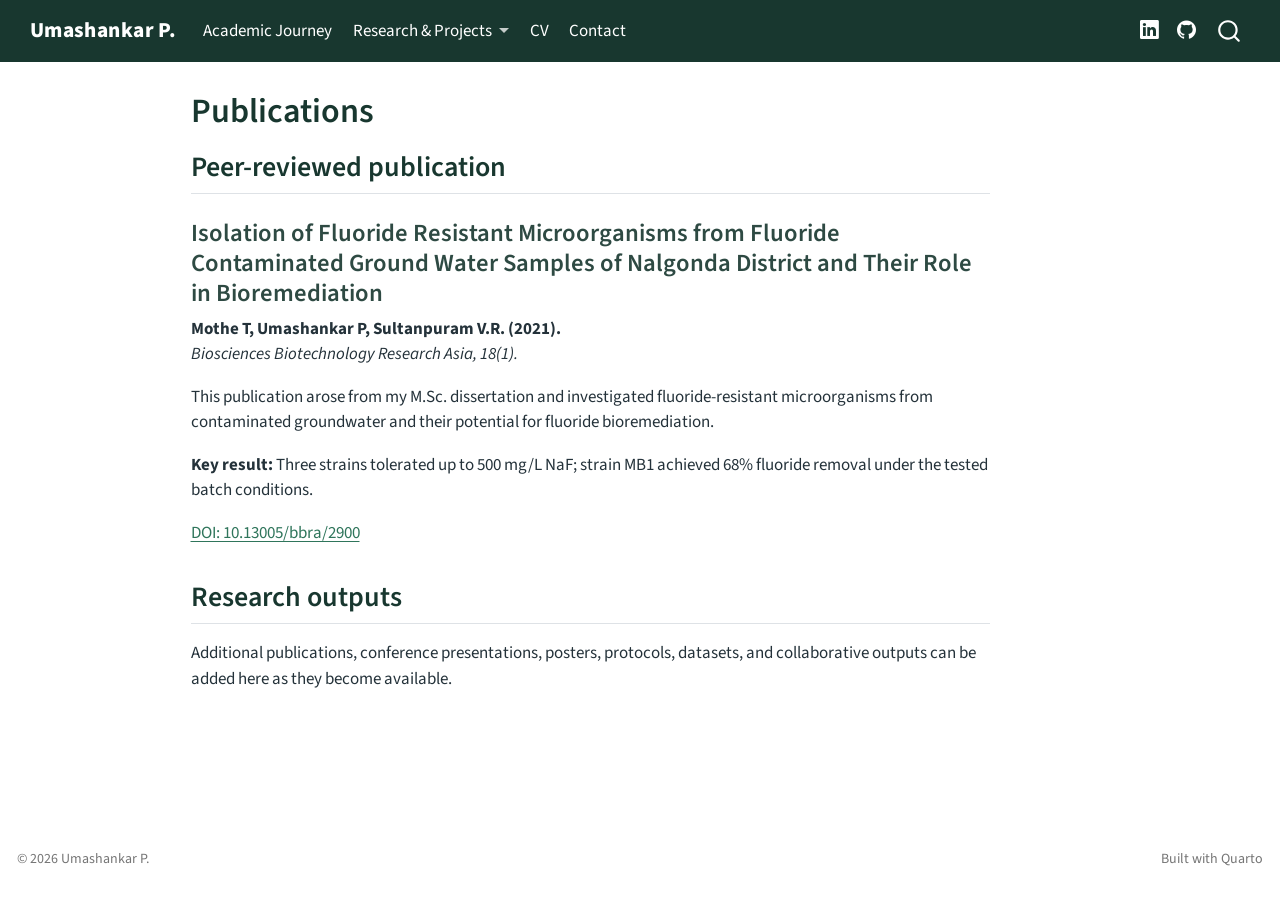
<file: publications.html>
<!DOCTYPE html>
<html xmlns="http://www.w3.org/1999/xhtml" lang="en" xml:lang="en"><head>

<meta charset="utf-8">
<meta name="generator" content="quarto-1.10.18">

<meta name="viewport" content="width=device-width, initial-scale=1.0, user-scalable=yes">


<title>Publications – Umashankar P.</title>
<style>
/* Default styles provided by pandoc.
** See https://pandoc.org/MANUAL.html#variables-for-html for config info.
*/
span.smallcaps{font-variant: small-caps;}
div.columns{display: flex; gap: 1.5em;}
div.column{flex: auto;}
@media screen {
div.columns{gap: min(4vw, 1.5em);}
div.column{overflow-x: auto;}
}
div.hanging-indent{margin-left: 1.5em; text-indent: -1.5em;}
ul.task-list{list-style: none;}
ul.task-list li input[type="checkbox"] {
  width: 0.8em;
  margin: 0 0.8em 0.2em -1em; /* quarto-specific, see https://github.com/quarto-dev/quarto-cli/issues/4556 */ 
  vertical-align: middle;
}
</style>


<script src="site_libs/quarto-nav/quarto-nav.js"></script>
<script src="site_libs/quarto-nav/headroom.min.js"></script>
<script src="site_libs/clipboard/clipboard.min.js"></script>
<script src="site_libs/quarto-search/autocomplete.umd.js"></script>
<script src="site_libs/quarto-search/fuse.min.js"></script>
<script src="site_libs/quarto-search/quarto-search.js"></script>
<meta name="quarto:offset" content="./">
<script src="site_libs/quarto-html/quarto.js" type="module"></script>
<script src="site_libs/quarto-html/tabsets/tabsets.js" type="module"></script>
<script src="site_libs/quarto-html/popper.min.js"></script>
<script src="site_libs/quarto-html/tippy.umd.min.js"></script>
<script src="site_libs/quarto-html/anchor.min.js"></script>
<link href="site_libs/quarto-html/tippy.css" rel="stylesheet">
<link href="site_libs/quarto-html/quarto-syntax-highlighting-64a204ab8560d761af7679ceaba22944.css" rel="stylesheet" id="quarto-text-highlighting-styles">
<script src="site_libs/bootstrap/bootstrap.min.js"></script>
<link href="site_libs/bootstrap/bootstrap-icons.css" rel="stylesheet">
<link href="site_libs/bootstrap/bootstrap-cb635944df61dd30654f849e3556efdb.min.css" rel="stylesheet" append-hash="true" id="quarto-bootstrap" data-mode="light">
<script id="quarto-search-options" type="application/json">{
  "location": "navbar",
  "copy-button": false,
  "collapse-after": 3,
  "panel-placement": "end",
  "type": "overlay",
  "limit": 50,
  "keyboard-shortcut": [
    "f",
    "/",
    "s"
  ],
  "show-item-context": false,
  "language": {
    "search-no-results-text": "No results",
    "search-matching-documents-text": "matching documents",
    "search-copy-link-title": "Copy link to search",
    "search-hide-matches-text": "Hide additional matches",
    "search-more-match-text": "more match in this document",
    "search-more-matches-text": "more matches in this document",
    "search-clear-button-title": "Clear",
    "search-text-placeholder": "",
    "search-detached-cancel-button-title": "Cancel",
    "search-submit-button-title": "Submit",
    "search-label": "Search"
  }
}</script>
<link rel="stylesheet" href="https://cdnjs.cloudflare.com/ajax/libs/font-awesome/6.7.2/css/all.min.css">


<link rel="stylesheet" href="styles.css">
</head>

<body class="nav-fixed fullcontent quarto-light">

<div id="quarto-search-results"></div>
  <header id="quarto-header" class="headroom fixed-top">
    <nav class="navbar navbar-expand-lg " data-bs-theme="dark">
      <div class="navbar-container container-fluid">
      <div class="navbar-brand-container mx-auto">
    <a class="navbar-brand" href="./index.html">
    <span class="navbar-title">Umashankar P.</span>
    </a>
  </div>
            <div id="quarto-search" class="" title="Search"></div>
          <button class="navbar-toggler" type="button" data-bs-toggle="collapse" data-bs-target="#navbarCollapse" aria-controls="navbarCollapse" role="menu" aria-expanded="false" aria-label="Toggle navigation" onclick="if (window.quartoToggleHeadroom) { window.quartoToggleHeadroom(); }">
  <span class="navbar-toggler-icon"></span>
</button>
          <div class="collapse navbar-collapse" id="navbarCollapse">
            <ul class="navbar-nav navbar-nav-scroll me-auto">
  <li class="nav-item">
    <a class="nav-link" href="./about.html"> 
<span class="menu-text">Academic Journey</span></a>
  </li>  
  <li class="nav-item dropdown ">
    <a class="nav-link dropdown-toggle" href="#" id="nav-menu-research--projects" role="link" data-bs-toggle="dropdown" aria-expanded="false">
 <span class="menu-text">Research &amp; Projects</span>
    </a>
    <ul class="dropdown-menu" aria-labelledby="nav-menu-research--projects">    
        <li>
    <a class="dropdown-item" href="./research.html">
 <span class="dropdown-text">Sunflower Lipid Engineering</span></a>
  </li>  
        <li>
    <a class="dropdown-item" href="./research.html#mass-spectrometry">
 <span class="dropdown-text">Mass Spectrometry &amp; Analytical Research</span></a>
  </li>  
        <li>
    <a class="dropdown-item" href="./research.html#molecular-biology">
 <span class="dropdown-text">Molecular Biology &amp; Genome Engineering</span></a>
  </li>  
        <li>
    <a class="dropdown-item" href="./publications.html">
 <span class="dropdown-text">Publications</span></a>
  </li>  
    </ul>
  </li>
  <li class="nav-item">
    <a class="nav-link" href="./cv.html"> 
<span class="menu-text">CV</span></a>
  </li>  
  <li class="nav-item">
    <a class="nav-link" href="./contact.html"> 
<span class="menu-text">Contact</span></a>
  </li>  
</ul>
            <ul class="navbar-nav navbar-nav-scroll ms-auto">
  <li class="nav-item compact">
    <a class="nav-link" href="https://www.linkedin.com/in/p-umashankar/"> <i class="bi bi-linkedin" role="img">
</i> 
<span class="menu-text"></span></a>
  </li>  
  <li class="nav-item compact">
    <a class="nav-link" href="https://github.com/umashankargoose5/umashankar"> <i class="bi bi-github" role="img">
</i> 
<span class="menu-text"></span></a>
  </li>  
</ul>
          </div> <!-- /navcollapse -->
            <div class="quarto-navbar-tools">
</div>
      </div> <!-- /container-fluid -->
    </nav>
</header>
<!-- content -->
<div id="quarto-content" class="quarto-container page-columns page-rows-contents page-layout-article page-navbar">
<!-- sidebar -->
<!-- margin-sidebar -->
    
<!-- main -->
<main class="content" id="quarto-document-content">

<header id="title-block-header" class="quarto-title-block default">
<div class="quarto-title">
<h1 class="title">Publications</h1>
</div>



<div class="quarto-title-meta">

    
  
    
  </div>
  


</header>


<section id="peer-reviewed-publication" class="level2">
<h2 class="anchored" data-anchor-id="peer-reviewed-publication">Peer-reviewed publication</h2>
<section id="isolation-of-fluoride-resistant-microorganisms-from-fluoride-contaminated-ground-water-samples-of-nalgonda-district-and-their-role-in-bioremediation" class="level3">
<h3 class="anchored" data-anchor-id="isolation-of-fluoride-resistant-microorganisms-from-fluoride-contaminated-ground-water-samples-of-nalgonda-district-and-their-role-in-bioremediation">Isolation of Fluoride Resistant Microorganisms from Fluoride Contaminated Ground Water Samples of Nalgonda District and Their Role in Bioremediation</h3>
<p><strong>Mothe T, Umashankar P, Sultanpuram V.R. (2021).</strong><br>
<em>Biosciences Biotechnology Research Asia, 18(1).</em></p>
<p>This publication arose from my M.Sc. dissertation and investigated fluoride-resistant microorganisms from contaminated groundwater and their potential for fluoride bioremediation.</p>
<p><strong>Key result:</strong> Three strains tolerated up to 500 mg/L NaF; strain MB1 achieved 68% fluoride removal under the tested batch conditions.</p>
<p><a href="https://doi.org/10.13005/bbra/2900">DOI: 10.13005/bbra/2900</a></p>
</section>
</section>
<section id="research-outputs" class="level2">
<h2 class="anchored" data-anchor-id="research-outputs">Research outputs</h2>
<p>Additional publications, conference presentations, posters, protocols, datasets, and collaborative outputs can be added here as they become available.</p>


</section>

</main> <!-- /main -->
<script id="quarto-html-after-body" type="application/javascript">
  window.document.addEventListener("DOMContentLoaded", function (event) {
    const icon = "";
    const anchorJS = new window.AnchorJS();
    anchorJS.options = {
      placement: 'right',
      icon: icon
    };
    anchorJS.add('.anchored');
    const isCodeAnnotation = (el) => {
      for (const clz of el.classList) {
        if (clz.startsWith('code-annotation-')) {                     
          return true;
        }
      }
      return false;
    }
    const onCopySuccess = function(e) {
      // button target
      const button = e.trigger;
      // don't keep focus
      button.blur();
      // flash "checked"
      button.classList.add('code-copy-button-checked');
      var currentTitle = button.getAttribute("title");
      button.setAttribute("title", "Copied!");
      let tooltip;
      if (window.bootstrap) {
        button.setAttribute("data-bs-toggle", "tooltip");
        button.setAttribute("data-bs-placement", "left");
        button.setAttribute("data-bs-title", "Copied!");
        tooltip = new bootstrap.Tooltip(button, 
          { trigger: "manual", 
            customClass: "code-copy-button-tooltip",
            offset: [0, -8]});
        tooltip.show();    
      }
      setTimeout(function() {
        if (tooltip) {
          tooltip.hide();
          button.removeAttribute("data-bs-title");
          button.removeAttribute("data-bs-toggle");
          button.removeAttribute("data-bs-placement");
        }
        button.setAttribute("title", currentTitle);
        button.classList.remove('code-copy-button-checked');
      }, 1000);
      // clear code selection
      e.clearSelection();
    }
    const getTextToCopy = function(trigger) {
      const outerScaffold = trigger.parentElement.cloneNode(true);
      const codeEl = outerScaffold.querySelector('code');
      for (const childEl of codeEl.children) {
        if (isCodeAnnotation(childEl)) {
          childEl.remove();
        }
      }
      return codeEl.innerText;
    }
    const clipboard = new window.ClipboardJS('.code-copy-button:not([data-in-quarto-modal])', {
      text: getTextToCopy
    });
    clipboard.on('success', onCopySuccess);
    if (window.document.getElementById('quarto-embedded-source-code-modal')) {
      const clipboardModal = new window.ClipboardJS('.code-copy-button[data-in-quarto-modal]', {
        text: getTextToCopy,
        container: window.document.getElementById('quarto-embedded-source-code-modal')
      });
      clipboardModal.on('success', onCopySuccess);
    }
      var localhostRegex = new RegExp(/^(?:http|https):\/\/localhost\:?[0-9]*\//);
      var mailtoRegex = new RegExp(/^mailto:/);
        var filterRegex = new RegExp("https:\/\/umashankargoose5\.github\.io\/umashankar\/");
      var isInternal = (href) => {
          return filterRegex.test(href) || localhostRegex.test(href) || mailtoRegex.test(href);
      }
      // Inspect non-navigation links and adorn them if external
     var links = window.document.querySelectorAll('a[href]:not(.nav-link):not(.navbar-brand):not(.toc-action):not(.sidebar-link):not(.sidebar-item-toggle):not(.pagination-link):not(.no-external):not([aria-hidden]):not(.dropdown-item):not(.quarto-navigation-tool):not(.about-link)');
      for (var i=0; i<links.length; i++) {
        const link = links[i];
        if (!isInternal(link.href)) {
          // undo the damage that might have been done by quarto-nav.js in the case of
          // links that we want to consider external
          if (link.dataset.originalHref !== undefined) {
            link.href = link.dataset.originalHref;
          }
            // target, if specified
            link.setAttribute("target", "_blank");
            if (link.getAttribute("rel") === null) {
              link.setAttribute("rel", "noopener");
            }
        }
      }
    function tippyHover(el, contentFn, onTriggerFn, onUntriggerFn) {
      const config = {
        allowHTML: true,
        maxWidth: 500,
        delay: 100,
        arrow: false,
        appendTo: function(el) {
            return el.parentElement;
        },
        interactive: true,
        interactiveBorder: 10,
        theme: 'quarto',
        placement: 'bottom-start',
      };
      if (contentFn) {
        config.content = contentFn;
      }
      if (onTriggerFn) {
        config.onTrigger = onTriggerFn;
      }
      if (onUntriggerFn) {
        config.onUntrigger = onUntriggerFn;
      }
      window.tippy(el, config); 
    }
    const noterefs = window.document.querySelectorAll('a[role="doc-noteref"]');
    for (var i=0; i<noterefs.length; i++) {
      const ref = noterefs[i];
      tippyHover(ref, function() {
        // use id or data attribute instead here
        let href = ref.getAttribute('data-footnote-href') || ref.getAttribute('href');
        try { href = new URL(href).hash; } catch {}
        const id = href.replace(/^#\/?/, "");
        const note = window.document.getElementById(id);
        if (note) {
          return note.innerHTML;
        } else {
          return "";
        }
      });
    }
    const xrefs = window.document.querySelectorAll('a.quarto-xref');
    const processXRef = (id, note) => {
      // Strip column container classes
      const stripColumnClz = (el) => {
        el.classList.remove("page-full", "page-columns");
        if (el.children) {
          for (const child of el.children) {
            stripColumnClz(child);
          }
        }
      }
      stripColumnClz(note)
      if (id === null || id.startsWith('sec-')) {
        // Special case sections, only their first couple elements
        const container = document.createElement("div");
        if (note.children && note.children.length > 2) {
          container.appendChild(note.children[0].cloneNode(true));
          for (let i = 1; i < note.children.length; i++) {
            const child = note.children[i];
            if (child.tagName === "P" && child.innerText === "") {
              continue;
            } else {
              container.appendChild(child.cloneNode(true));
              break;
            }
          }
          if (window.Quarto?.typesetMath) {
            window.Quarto.typesetMath(container);
          }
          return container.innerHTML
        } else {
          if (window.Quarto?.typesetMath) {
            window.Quarto.typesetMath(note);
          }
          return note.innerHTML;
        }
      } else {
        // Remove any anchor links if they are present
        const anchorLink = note.querySelector('a.anchorjs-link');
        if (anchorLink) {
          anchorLink.remove();
        }
        if (window.Quarto?.typesetMath) {
          window.Quarto.typesetMath(note);
        }
        if (note.classList.contains("callout")) {
          return note.outerHTML;
        } else {
          return note.innerHTML;
        }
      }
    }
    for (var i=0; i<xrefs.length; i++) {
      const xref = xrefs[i];
      tippyHover(xref, undefined, function(instance) {
        instance.disable();
        let url = xref.getAttribute('href');
        let hash = undefined; 
        if (url.startsWith('#')) {
          hash = url;
        } else {
          try { hash = new URL(url).hash; } catch {}
        }
        if (hash) {
          const id = hash.replace(/^#\/?/, "");
          const note = window.document.getElementById(id);
          if (note !== null) {
            try {
              const html = processXRef(id, note.cloneNode(true));
              instance.setContent(html);
            } finally {
              instance.enable();
              instance.show();
            }
          } else {
            // See if we can fetch this
            fetch(url.split('#')[0])
            .then(res => res.text())
            .then(html => {
              const parser = new DOMParser();
              const htmlDoc = parser.parseFromString(html, "text/html");
              const note = htmlDoc.getElementById(id);
              if (note !== null) {
                const html = processXRef(id, note);
                instance.setContent(html);
              } 
            }).finally(() => {
              instance.enable();
              instance.show();
            });
          }
        } else {
          // See if we can fetch a full url (with no hash to target)
          // This is a special case and we should probably do some content thinning / targeting
          fetch(url)
          .then(res => res.text())
          .then(html => {
            const parser = new DOMParser();
            const htmlDoc = parser.parseFromString(html, "text/html");
            const note = htmlDoc.querySelector('main.content');
            if (note !== null) {
              // This should only happen for chapter cross references
              // (since there is no id in the URL)
              // remove the first header
              if (note.children.length > 0 && note.children[0].tagName === "HEADER") {
                note.children[0].remove();
              }
              const html = processXRef(null, note);
              instance.setContent(html);
            } 
          }).finally(() => {
            instance.enable();
            instance.show();
          });
        }
      }, function(instance) {
      });
    }
        let selectedAnnoteEl;
        const selectorForAnnotation = ( cell, annotation) => {
          let cellAttr = 'data-code-cell="' + cell + '"';
          let lineAttr = 'data-code-annotation="' +  annotation + '"';
          const selector = 'span[' + cellAttr + '][' + lineAttr + ']';
          return selector;
        }
        const selectCodeLines = (annoteEl) => {
          const doc = window.document;
          const targetCell = annoteEl.getAttribute("data-target-cell");
          const targetAnnotation = annoteEl.getAttribute("data-target-annotation");
          const annoteSpan = window.document.querySelector(selectorForAnnotation(targetCell, targetAnnotation));
          const lines = annoteSpan.getAttribute("data-code-lines").split(",");
          const lineIds = lines.map((line) => {
            return targetCell + "-" + line;
          })
          let top = null;
          let height = null;
          let parent = null;
          if (lineIds.length > 0) {
              //compute the position of the single el (top and bottom and make a div)
              const el = window.document.getElementById(lineIds[0]);
              top = el.offsetTop;
              height = el.offsetHeight;
              parent = el.parentElement.parentElement;
            if (lineIds.length > 1) {
              const lastEl = window.document.getElementById(lineIds[lineIds.length - 1]);
              const bottom = lastEl.offsetTop + lastEl.offsetHeight;
              height = bottom - top;
            }
            if (top !== null && height !== null && parent !== null) {
              // cook up a div (if necessary) and position it 
              let div = window.document.getElementById("code-annotation-line-highlight");
              if (div === null) {
                div = window.document.createElement("div");
                div.setAttribute("id", "code-annotation-line-highlight");
                div.style.position = 'absolute';
                parent.appendChild(div);
              }
              div.style.top = top - 2 + "px";
              div.style.height = height + 4 + "px";
              div.style.left = 0;
              let gutterDiv = window.document.getElementById("code-annotation-line-highlight-gutter");
              if (gutterDiv === null) {
                gutterDiv = window.document.createElement("div");
                gutterDiv.setAttribute("id", "code-annotation-line-highlight-gutter");
                gutterDiv.style.position = 'absolute';
                const codeCell = window.document.getElementById(targetCell);
                const gutter = codeCell.querySelector('.code-annotation-gutter');
                gutter.appendChild(gutterDiv);
              }
              gutterDiv.style.top = top - 2 + "px";
              gutterDiv.style.height = height + 4 + "px";
            }
            selectedAnnoteEl = annoteEl;
          }
        };
        const unselectCodeLines = () => {
          const elementsIds = ["code-annotation-line-highlight", "code-annotation-line-highlight-gutter"];
          elementsIds.forEach((elId) => {
            const div = window.document.getElementById(elId);
            if (div) {
              div.remove();
            }
          });
          selectedAnnoteEl = undefined;
        };
          // Handle positioning of the toggle
      window.addEventListener(
        "resize",
        throttle(() => {
          elRect = undefined;
          if (selectedAnnoteEl) {
            selectCodeLines(selectedAnnoteEl);
          }
        }, 10)
      );
      function throttle(fn, ms) {
      let throttle = false;
      let timer;
        return (...args) => {
          if(!throttle) { // first call gets through
              fn.apply(this, args);
              throttle = true;
          } else { // all the others get throttled
              if(timer) clearTimeout(timer); // cancel #2
              timer = setTimeout(() => {
                fn.apply(this, args);
                timer = throttle = false;
              }, ms);
          }
        };
      }
        // Attach click handler to the DT
        const annoteDls = window.document.querySelectorAll('dt[data-target-cell]');
        for (const annoteDlNode of annoteDls) {
          annoteDlNode.addEventListener('click', (event) => {
            const clickedEl = event.target;
            if (clickedEl !== selectedAnnoteEl) {
              unselectCodeLines();
              const activeEl = window.document.querySelector('dt[data-target-cell].code-annotation-active');
              if (activeEl) {
                activeEl.classList.remove('code-annotation-active');
              }
              selectCodeLines(clickedEl);
              clickedEl.classList.add('code-annotation-active');
            } else {
              // Unselect the line
              unselectCodeLines();
              clickedEl.classList.remove('code-annotation-active');
            }
          });
        }
    const findCites = (el) => {
      const parentEl = el.parentElement;
      if (parentEl) {
        const cites = parentEl.dataset.cites;
        if (cites) {
          return {
            el,
            cites: cites.split(' ')
          };
        } else {
          return findCites(el.parentElement)
        }
      } else {
        return undefined;
      }
    };
    var bibliorefs = window.document.querySelectorAll('a[role="doc-biblioref"]');
    for (var i=0; i<bibliorefs.length; i++) {
      const ref = bibliorefs[i];
      const citeInfo = findCites(ref);
      if (citeInfo) {
        tippyHover(citeInfo.el, function() {
          var popup = window.document.createElement('div');
          citeInfo.cites.forEach(function(cite) {
            var citeDiv = window.document.createElement('div');
            citeDiv.classList.add('hanging-indent');
            citeDiv.classList.add('csl-entry');
            var biblioDiv = window.document.getElementById('ref-' + cite);
            if (biblioDiv) {
              citeDiv.innerHTML = biblioDiv.innerHTML;
            }
            popup.appendChild(citeDiv);
          });
          return popup.innerHTML;
        });
      }
    }
  });
  </script>
</div> <!-- /content -->
<footer class="footer">
  <div class="nav-footer">
    <div class="nav-footer-left">
<p>© 2026 Umashankar P.</p>
</div>   
    <div class="nav-footer-center">
      &nbsp;
    </div>
    <div class="nav-footer-right">
<p>Built with Quarto</p>
</div>
  </div>
</footer>




</body></html>
</file>
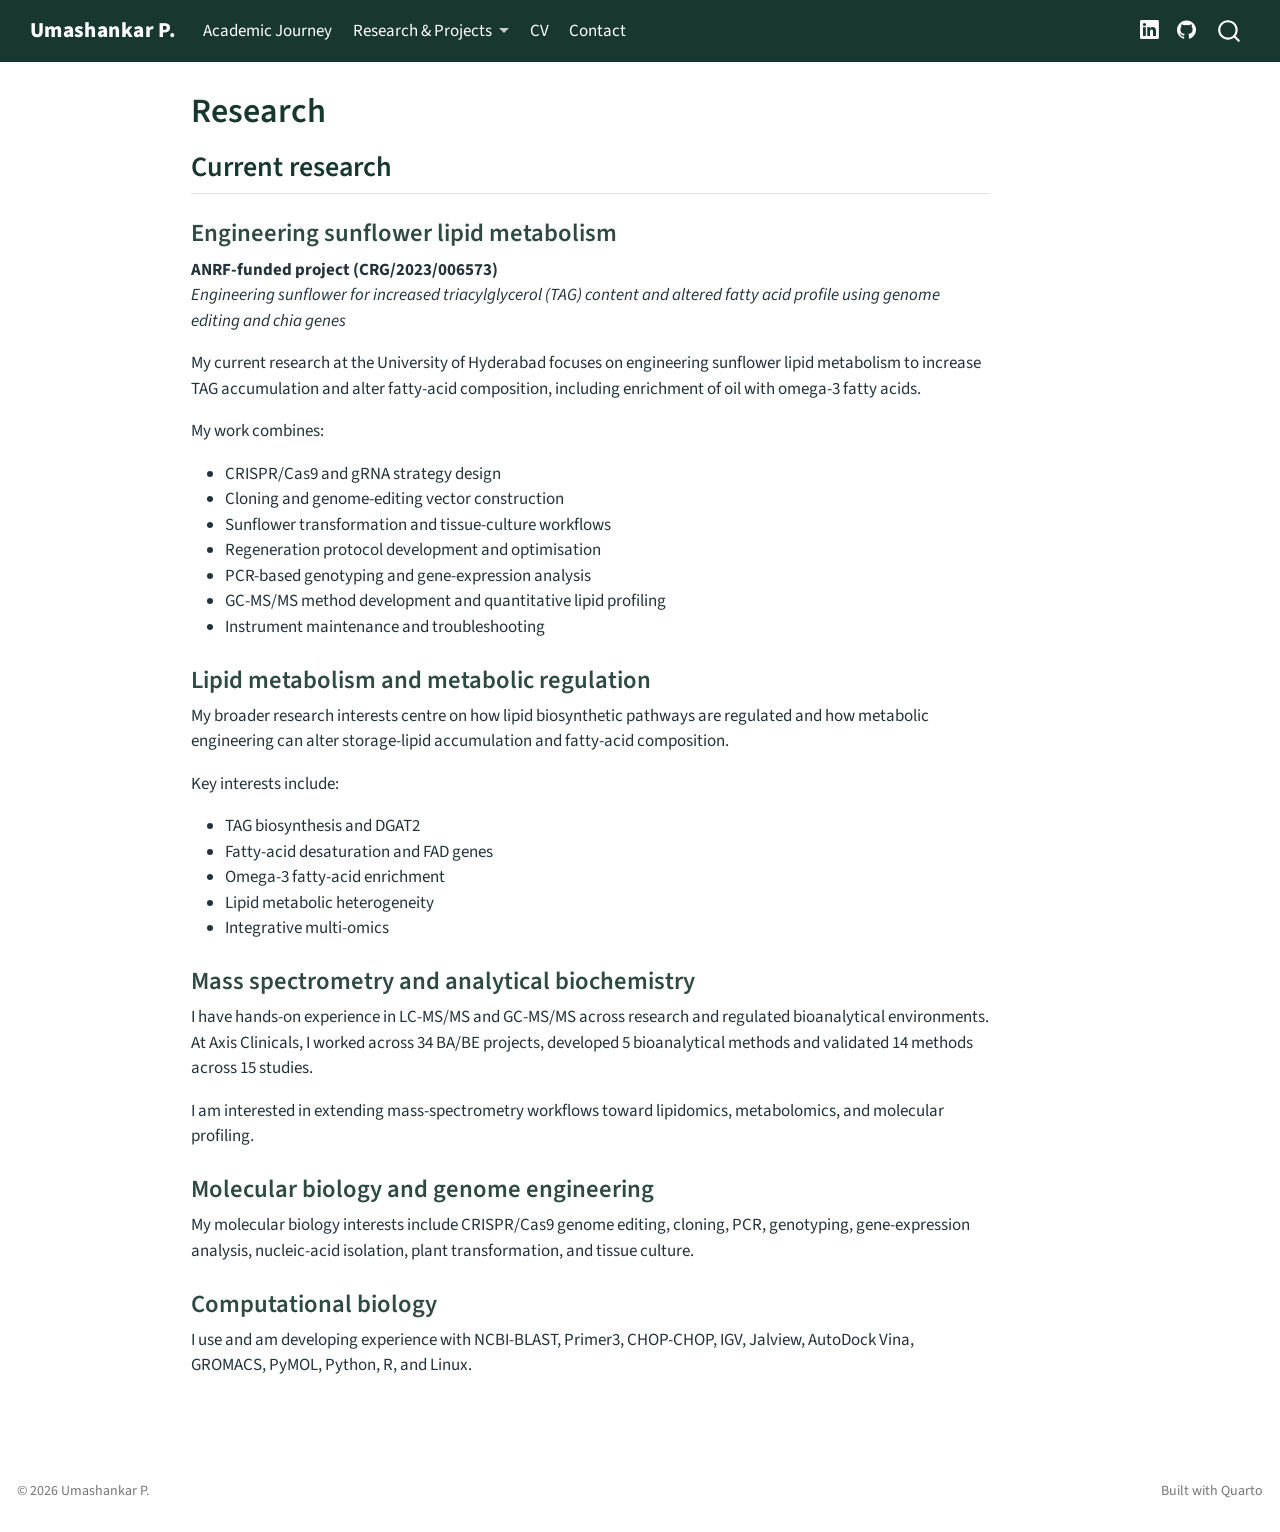
<file: research.html>
<!DOCTYPE html>
<html xmlns="http://www.w3.org/1999/xhtml" lang="en" xml:lang="en"><head>

<meta charset="utf-8">
<meta name="generator" content="quarto-1.10.18">

<meta name="viewport" content="width=device-width, initial-scale=1.0, user-scalable=yes">


<title>Research – Umashankar P.</title>
<style>
/* Default styles provided by pandoc.
** See https://pandoc.org/MANUAL.html#variables-for-html for config info.
*/
span.smallcaps{font-variant: small-caps;}
div.columns{display: flex; gap: 1.5em;}
div.column{flex: auto;}
@media screen {
div.columns{gap: min(4vw, 1.5em);}
div.column{overflow-x: auto;}
}
div.hanging-indent{margin-left: 1.5em; text-indent: -1.5em;}
ul.task-list{list-style: none;}
ul.task-list li input[type="checkbox"] {
  width: 0.8em;
  margin: 0 0.8em 0.2em -1em; /* quarto-specific, see https://github.com/quarto-dev/quarto-cli/issues/4556 */ 
  vertical-align: middle;
}
</style>


<script src="site_libs/quarto-nav/quarto-nav.js"></script>
<script src="site_libs/quarto-nav/headroom.min.js"></script>
<script src="site_libs/clipboard/clipboard.min.js"></script>
<script src="site_libs/quarto-search/autocomplete.umd.js"></script>
<script src="site_libs/quarto-search/fuse.min.js"></script>
<script src="site_libs/quarto-search/quarto-search.js"></script>
<meta name="quarto:offset" content="./">
<script src="site_libs/quarto-html/quarto.js" type="module"></script>
<script src="site_libs/quarto-html/tabsets/tabsets.js" type="module"></script>
<script src="site_libs/quarto-html/popper.min.js"></script>
<script src="site_libs/quarto-html/tippy.umd.min.js"></script>
<script src="site_libs/quarto-html/anchor.min.js"></script>
<link href="site_libs/quarto-html/tippy.css" rel="stylesheet">
<link href="site_libs/quarto-html/quarto-syntax-highlighting-64a204ab8560d761af7679ceaba22944.css" rel="stylesheet" id="quarto-text-highlighting-styles">
<script src="site_libs/bootstrap/bootstrap.min.js"></script>
<link href="site_libs/bootstrap/bootstrap-icons.css" rel="stylesheet">
<link href="site_libs/bootstrap/bootstrap-cb635944df61dd30654f849e3556efdb.min.css" rel="stylesheet" append-hash="true" id="quarto-bootstrap" data-mode="light">
<script id="quarto-search-options" type="application/json">{
  "location": "navbar",
  "copy-button": false,
  "collapse-after": 3,
  "panel-placement": "end",
  "type": "overlay",
  "limit": 50,
  "keyboard-shortcut": [
    "f",
    "/",
    "s"
  ],
  "show-item-context": false,
  "language": {
    "search-no-results-text": "No results",
    "search-matching-documents-text": "matching documents",
    "search-copy-link-title": "Copy link to search",
    "search-hide-matches-text": "Hide additional matches",
    "search-more-match-text": "more match in this document",
    "search-more-matches-text": "more matches in this document",
    "search-clear-button-title": "Clear",
    "search-text-placeholder": "",
    "search-detached-cancel-button-title": "Cancel",
    "search-submit-button-title": "Submit",
    "search-label": "Search"
  }
}</script>
<link rel="stylesheet" href="https://cdnjs.cloudflare.com/ajax/libs/font-awesome/6.7.2/css/all.min.css">


<link rel="stylesheet" href="styles.css">
</head>

<body class="nav-fixed fullcontent quarto-light">

<div id="quarto-search-results"></div>
  <header id="quarto-header" class="headroom fixed-top">
    <nav class="navbar navbar-expand-lg " data-bs-theme="dark">
      <div class="navbar-container container-fluid">
      <div class="navbar-brand-container mx-auto">
    <a class="navbar-brand" href="./index.html">
    <span class="navbar-title">Umashankar P.</span>
    </a>
  </div>
            <div id="quarto-search" class="" title="Search"></div>
          <button class="navbar-toggler" type="button" data-bs-toggle="collapse" data-bs-target="#navbarCollapse" aria-controls="navbarCollapse" role="menu" aria-expanded="false" aria-label="Toggle navigation" onclick="if (window.quartoToggleHeadroom) { window.quartoToggleHeadroom(); }">
  <span class="navbar-toggler-icon"></span>
</button>
          <div class="collapse navbar-collapse" id="navbarCollapse">
            <ul class="navbar-nav navbar-nav-scroll me-auto">
  <li class="nav-item">
    <a class="nav-link" href="./about.html"> 
<span class="menu-text">Academic Journey</span></a>
  </li>  
  <li class="nav-item dropdown ">
    <a class="nav-link dropdown-toggle" href="#" id="nav-menu-research--projects" role="link" data-bs-toggle="dropdown" aria-expanded="false">
 <span class="menu-text">Research &amp; Projects</span>
    </a>
    <ul class="dropdown-menu" aria-labelledby="nav-menu-research--projects">    
        <li>
    <a class="dropdown-item" href="./research.html">
 <span class="dropdown-text">Sunflower Lipid Engineering</span></a>
  </li>  
        <li>
    <a class="dropdown-item" href="./research.html#mass-spectrometry">
 <span class="dropdown-text">Mass Spectrometry &amp; Analytical Research</span></a>
  </li>  
        <li>
    <a class="dropdown-item" href="./research.html#molecular-biology">
 <span class="dropdown-text">Molecular Biology &amp; Genome Engineering</span></a>
  </li>  
        <li>
    <a class="dropdown-item" href="./publications.html">
 <span class="dropdown-text">Publications</span></a>
  </li>  
    </ul>
  </li>
  <li class="nav-item">
    <a class="nav-link" href="./cv.html"> 
<span class="menu-text">CV</span></a>
  </li>  
  <li class="nav-item">
    <a class="nav-link" href="./contact.html"> 
<span class="menu-text">Contact</span></a>
  </li>  
</ul>
            <ul class="navbar-nav navbar-nav-scroll ms-auto">
  <li class="nav-item compact">
    <a class="nav-link" href="https://www.linkedin.com/in/p-umashankar/"> <i class="bi bi-linkedin" role="img">
</i> 
<span class="menu-text"></span></a>
  </li>  
  <li class="nav-item compact">
    <a class="nav-link" href="https://github.com/umashankargoose5/umashankar"> <i class="bi bi-github" role="img">
</i> 
<span class="menu-text"></span></a>
  </li>  
</ul>
          </div> <!-- /navcollapse -->
            <div class="quarto-navbar-tools">
</div>
      </div> <!-- /container-fluid -->
    </nav>
</header>
<!-- content -->
<div id="quarto-content" class="quarto-container page-columns page-rows-contents page-layout-article page-navbar">
<!-- sidebar -->
<!-- margin-sidebar -->
    
<!-- main -->
<main class="content" id="quarto-document-content">

<header id="title-block-header" class="quarto-title-block default">
<div class="quarto-title">
<h1 class="title">Research</h1>
</div>



<div class="quarto-title-meta">

    
  
    
  </div>
  


</header>


<section id="current-research" class="level2">
<h2 class="anchored" data-anchor-id="current-research">Current research</h2>
<section id="engineering-sunflower-lipid-metabolism" class="level3">
<h3 class="anchored" data-anchor-id="engineering-sunflower-lipid-metabolism">Engineering sunflower lipid metabolism</h3>
<p><strong>ANRF-funded project (CRG/2023/006573)</strong><br>
<em>Engineering sunflower for increased triacylglycerol (TAG) content and altered fatty acid profile using genome editing and chia genes</em></p>
<p>My current research at the University of Hyderabad focuses on engineering sunflower lipid metabolism to increase TAG accumulation and alter fatty-acid composition, including enrichment of oil with omega-3 fatty acids.</p>
<p>My work combines:</p>
<ul>
<li>CRISPR/Cas9 and gRNA strategy design</li>
<li>Cloning and genome-editing vector construction</li>
<li>Sunflower transformation and tissue-culture workflows</li>
<li>Regeneration protocol development and optimisation</li>
<li>PCR-based genotyping and gene-expression analysis</li>
<li>GC-MS/MS method development and quantitative lipid profiling</li>
<li>Instrument maintenance and troubleshooting</li>
</ul>
</section>
<section id="lipid-metabolism-and-metabolic-regulation" class="level3">
<h3 class="anchored" data-anchor-id="lipid-metabolism-and-metabolic-regulation">Lipid metabolism and metabolic regulation</h3>
<p>My broader research interests centre on how lipid biosynthetic pathways are regulated and how metabolic engineering can alter storage-lipid accumulation and fatty-acid composition.</p>
<p>Key interests include:</p>
<ul>
<li>TAG biosynthesis and DGAT2</li>
<li>Fatty-acid desaturation and FAD genes</li>
<li>Omega-3 fatty-acid enrichment</li>
<li>Lipid metabolic heterogeneity</li>
<li>Integrative multi-omics</li>
</ul>
</section>
<section id="mass-spectrometry-and-analytical-biochemistry" class="level3">
<h3 class="anchored" data-anchor-id="mass-spectrometry-and-analytical-biochemistry">Mass spectrometry and analytical biochemistry</h3>
<p>I have hands-on experience in LC-MS/MS and GC-MS/MS across research and regulated bioanalytical environments. At Axis Clinicals, I worked across 34 BA/BE projects, developed 5 bioanalytical methods and validated 14 methods across 15 studies.</p>
<p>I am interested in extending mass-spectrometry workflows toward lipidomics, metabolomics, and molecular profiling.</p>
</section>
<section id="molecular-biology-and-genome-engineering" class="level3">
<h3 class="anchored" data-anchor-id="molecular-biology-and-genome-engineering">Molecular biology and genome engineering</h3>
<p>My molecular biology interests include CRISPR/Cas9 genome editing, cloning, PCR, genotyping, gene-expression analysis, nucleic-acid isolation, plant transformation, and tissue culture.</p>
</section>
<section id="computational-biology" class="level3">
<h3 class="anchored" data-anchor-id="computational-biology">Computational biology</h3>
<p>I use and am developing experience with NCBI-BLAST, Primer3, CHOP-CHOP, IGV, Jalview, AutoDock Vina, GROMACS, PyMOL, Python, R, and Linux.</p>


</section>
</section>

</main> <!-- /main -->
<script id="quarto-html-after-body" type="application/javascript">
  window.document.addEventListener("DOMContentLoaded", function (event) {
    const icon = "";
    const anchorJS = new window.AnchorJS();
    anchorJS.options = {
      placement: 'right',
      icon: icon
    };
    anchorJS.add('.anchored');
    const isCodeAnnotation = (el) => {
      for (const clz of el.classList) {
        if (clz.startsWith('code-annotation-')) {                     
          return true;
        }
      }
      return false;
    }
    const onCopySuccess = function(e) {
      // button target
      const button = e.trigger;
      // don't keep focus
      button.blur();
      // flash "checked"
      button.classList.add('code-copy-button-checked');
      var currentTitle = button.getAttribute("title");
      button.setAttribute("title", "Copied!");
      let tooltip;
      if (window.bootstrap) {
        button.setAttribute("data-bs-toggle", "tooltip");
        button.setAttribute("data-bs-placement", "left");
        button.setAttribute("data-bs-title", "Copied!");
        tooltip = new bootstrap.Tooltip(button, 
          { trigger: "manual", 
            customClass: "code-copy-button-tooltip",
            offset: [0, -8]});
        tooltip.show();    
      }
      setTimeout(function() {
        if (tooltip) {
          tooltip.hide();
          button.removeAttribute("data-bs-title");
          button.removeAttribute("data-bs-toggle");
          button.removeAttribute("data-bs-placement");
        }
        button.setAttribute("title", currentTitle);
        button.classList.remove('code-copy-button-checked');
      }, 1000);
      // clear code selection
      e.clearSelection();
    }
    const getTextToCopy = function(trigger) {
      const outerScaffold = trigger.parentElement.cloneNode(true);
      const codeEl = outerScaffold.querySelector('code');
      for (const childEl of codeEl.children) {
        if (isCodeAnnotation(childEl)) {
          childEl.remove();
        }
      }
      return codeEl.innerText;
    }
    const clipboard = new window.ClipboardJS('.code-copy-button:not([data-in-quarto-modal])', {
      text: getTextToCopy
    });
    clipboard.on('success', onCopySuccess);
    if (window.document.getElementById('quarto-embedded-source-code-modal')) {
      const clipboardModal = new window.ClipboardJS('.code-copy-button[data-in-quarto-modal]', {
        text: getTextToCopy,
        container: window.document.getElementById('quarto-embedded-source-code-modal')
      });
      clipboardModal.on('success', onCopySuccess);
    }
      var localhostRegex = new RegExp(/^(?:http|https):\/\/localhost\:?[0-9]*\//);
      var mailtoRegex = new RegExp(/^mailto:/);
        var filterRegex = new RegExp("https:\/\/umashankargoose5\.github\.io\/umashankar\/");
      var isInternal = (href) => {
          return filterRegex.test(href) || localhostRegex.test(href) || mailtoRegex.test(href);
      }
      // Inspect non-navigation links and adorn them if external
     var links = window.document.querySelectorAll('a[href]:not(.nav-link):not(.navbar-brand):not(.toc-action):not(.sidebar-link):not(.sidebar-item-toggle):not(.pagination-link):not(.no-external):not([aria-hidden]):not(.dropdown-item):not(.quarto-navigation-tool):not(.about-link)');
      for (var i=0; i<links.length; i++) {
        const link = links[i];
        if (!isInternal(link.href)) {
          // undo the damage that might have been done by quarto-nav.js in the case of
          // links that we want to consider external
          if (link.dataset.originalHref !== undefined) {
            link.href = link.dataset.originalHref;
          }
            // target, if specified
            link.setAttribute("target", "_blank");
            if (link.getAttribute("rel") === null) {
              link.setAttribute("rel", "noopener");
            }
        }
      }
    function tippyHover(el, contentFn, onTriggerFn, onUntriggerFn) {
      const config = {
        allowHTML: true,
        maxWidth: 500,
        delay: 100,
        arrow: false,
        appendTo: function(el) {
            return el.parentElement;
        },
        interactive: true,
        interactiveBorder: 10,
        theme: 'quarto',
        placement: 'bottom-start',
      };
      if (contentFn) {
        config.content = contentFn;
      }
      if (onTriggerFn) {
        config.onTrigger = onTriggerFn;
      }
      if (onUntriggerFn) {
        config.onUntrigger = onUntriggerFn;
      }
      window.tippy(el, config); 
    }
    const noterefs = window.document.querySelectorAll('a[role="doc-noteref"]');
    for (var i=0; i<noterefs.length; i++) {
      const ref = noterefs[i];
      tippyHover(ref, function() {
        // use id or data attribute instead here
        let href = ref.getAttribute('data-footnote-href') || ref.getAttribute('href');
        try { href = new URL(href).hash; } catch {}
        const id = href.replace(/^#\/?/, "");
        const note = window.document.getElementById(id);
        if (note) {
          return note.innerHTML;
        } else {
          return "";
        }
      });
    }
    const xrefs = window.document.querySelectorAll('a.quarto-xref');
    const processXRef = (id, note) => {
      // Strip column container classes
      const stripColumnClz = (el) => {
        el.classList.remove("page-full", "page-columns");
        if (el.children) {
          for (const child of el.children) {
            stripColumnClz(child);
          }
        }
      }
      stripColumnClz(note)
      if (id === null || id.startsWith('sec-')) {
        // Special case sections, only their first couple elements
        const container = document.createElement("div");
        if (note.children && note.children.length > 2) {
          container.appendChild(note.children[0].cloneNode(true));
          for (let i = 1; i < note.children.length; i++) {
            const child = note.children[i];
            if (child.tagName === "P" && child.innerText === "") {
              continue;
            } else {
              container.appendChild(child.cloneNode(true));
              break;
            }
          }
          if (window.Quarto?.typesetMath) {
            window.Quarto.typesetMath(container);
          }
          return container.innerHTML
        } else {
          if (window.Quarto?.typesetMath) {
            window.Quarto.typesetMath(note);
          }
          return note.innerHTML;
        }
      } else {
        // Remove any anchor links if they are present
        const anchorLink = note.querySelector('a.anchorjs-link');
        if (anchorLink) {
          anchorLink.remove();
        }
        if (window.Quarto?.typesetMath) {
          window.Quarto.typesetMath(note);
        }
        if (note.classList.contains("callout")) {
          return note.outerHTML;
        } else {
          return note.innerHTML;
        }
      }
    }
    for (var i=0; i<xrefs.length; i++) {
      const xref = xrefs[i];
      tippyHover(xref, undefined, function(instance) {
        instance.disable();
        let url = xref.getAttribute('href');
        let hash = undefined; 
        if (url.startsWith('#')) {
          hash = url;
        } else {
          try { hash = new URL(url).hash; } catch {}
        }
        if (hash) {
          const id = hash.replace(/^#\/?/, "");
          const note = window.document.getElementById(id);
          if (note !== null) {
            try {
              const html = processXRef(id, note.cloneNode(true));
              instance.setContent(html);
            } finally {
              instance.enable();
              instance.show();
            }
          } else {
            // See if we can fetch this
            fetch(url.split('#')[0])
            .then(res => res.text())
            .then(html => {
              const parser = new DOMParser();
              const htmlDoc = parser.parseFromString(html, "text/html");
              const note = htmlDoc.getElementById(id);
              if (note !== null) {
                const html = processXRef(id, note);
                instance.setContent(html);
              } 
            }).finally(() => {
              instance.enable();
              instance.show();
            });
          }
        } else {
          // See if we can fetch a full url (with no hash to target)
          // This is a special case and we should probably do some content thinning / targeting
          fetch(url)
          .then(res => res.text())
          .then(html => {
            const parser = new DOMParser();
            const htmlDoc = parser.parseFromString(html, "text/html");
            const note = htmlDoc.querySelector('main.content');
            if (note !== null) {
              // This should only happen for chapter cross references
              // (since there is no id in the URL)
              // remove the first header
              if (note.children.length > 0 && note.children[0].tagName === "HEADER") {
                note.children[0].remove();
              }
              const html = processXRef(null, note);
              instance.setContent(html);
            } 
          }).finally(() => {
            instance.enable();
            instance.show();
          });
        }
      }, function(instance) {
      });
    }
        let selectedAnnoteEl;
        const selectorForAnnotation = ( cell, annotation) => {
          let cellAttr = 'data-code-cell="' + cell + '"';
          let lineAttr = 'data-code-annotation="' +  annotation + '"';
          const selector = 'span[' + cellAttr + '][' + lineAttr + ']';
          return selector;
        }
        const selectCodeLines = (annoteEl) => {
          const doc = window.document;
          const targetCell = annoteEl.getAttribute("data-target-cell");
          const targetAnnotation = annoteEl.getAttribute("data-target-annotation");
          const annoteSpan = window.document.querySelector(selectorForAnnotation(targetCell, targetAnnotation));
          const lines = annoteSpan.getAttribute("data-code-lines").split(",");
          const lineIds = lines.map((line) => {
            return targetCell + "-" + line;
          })
          let top = null;
          let height = null;
          let parent = null;
          if (lineIds.length > 0) {
              //compute the position of the single el (top and bottom and make a div)
              const el = window.document.getElementById(lineIds[0]);
              top = el.offsetTop;
              height = el.offsetHeight;
              parent = el.parentElement.parentElement;
            if (lineIds.length > 1) {
              const lastEl = window.document.getElementById(lineIds[lineIds.length - 1]);
              const bottom = lastEl.offsetTop + lastEl.offsetHeight;
              height = bottom - top;
            }
            if (top !== null && height !== null && parent !== null) {
              // cook up a div (if necessary) and position it 
              let div = window.document.getElementById("code-annotation-line-highlight");
              if (div === null) {
                div = window.document.createElement("div");
                div.setAttribute("id", "code-annotation-line-highlight");
                div.style.position = 'absolute';
                parent.appendChild(div);
              }
              div.style.top = top - 2 + "px";
              div.style.height = height + 4 + "px";
              div.style.left = 0;
              let gutterDiv = window.document.getElementById("code-annotation-line-highlight-gutter");
              if (gutterDiv === null) {
                gutterDiv = window.document.createElement("div");
                gutterDiv.setAttribute("id", "code-annotation-line-highlight-gutter");
                gutterDiv.style.position = 'absolute';
                const codeCell = window.document.getElementById(targetCell);
                const gutter = codeCell.querySelector('.code-annotation-gutter');
                gutter.appendChild(gutterDiv);
              }
              gutterDiv.style.top = top - 2 + "px";
              gutterDiv.style.height = height + 4 + "px";
            }
            selectedAnnoteEl = annoteEl;
          }
        };
        const unselectCodeLines = () => {
          const elementsIds = ["code-annotation-line-highlight", "code-annotation-line-highlight-gutter"];
          elementsIds.forEach((elId) => {
            const div = window.document.getElementById(elId);
            if (div) {
              div.remove();
            }
          });
          selectedAnnoteEl = undefined;
        };
          // Handle positioning of the toggle
      window.addEventListener(
        "resize",
        throttle(() => {
          elRect = undefined;
          if (selectedAnnoteEl) {
            selectCodeLines(selectedAnnoteEl);
          }
        }, 10)
      );
      function throttle(fn, ms) {
      let throttle = false;
      let timer;
        return (...args) => {
          if(!throttle) { // first call gets through
              fn.apply(this, args);
              throttle = true;
          } else { // all the others get throttled
              if(timer) clearTimeout(timer); // cancel #2
              timer = setTimeout(() => {
                fn.apply(this, args);
                timer = throttle = false;
              }, ms);
          }
        };
      }
        // Attach click handler to the DT
        const annoteDls = window.document.querySelectorAll('dt[data-target-cell]');
        for (const annoteDlNode of annoteDls) {
          annoteDlNode.addEventListener('click', (event) => {
            const clickedEl = event.target;
            if (clickedEl !== selectedAnnoteEl) {
              unselectCodeLines();
              const activeEl = window.document.querySelector('dt[data-target-cell].code-annotation-active');
              if (activeEl) {
                activeEl.classList.remove('code-annotation-active');
              }
              selectCodeLines(clickedEl);
              clickedEl.classList.add('code-annotation-active');
            } else {
              // Unselect the line
              unselectCodeLines();
              clickedEl.classList.remove('code-annotation-active');
            }
          });
        }
    const findCites = (el) => {
      const parentEl = el.parentElement;
      if (parentEl) {
        const cites = parentEl.dataset.cites;
        if (cites) {
          return {
            el,
            cites: cites.split(' ')
          };
        } else {
          return findCites(el.parentElement)
        }
      } else {
        return undefined;
      }
    };
    var bibliorefs = window.document.querySelectorAll('a[role="doc-biblioref"]');
    for (var i=0; i<bibliorefs.length; i++) {
      const ref = bibliorefs[i];
      const citeInfo = findCites(ref);
      if (citeInfo) {
        tippyHover(citeInfo.el, function() {
          var popup = window.document.createElement('div');
          citeInfo.cites.forEach(function(cite) {
            var citeDiv = window.document.createElement('div');
            citeDiv.classList.add('hanging-indent');
            citeDiv.classList.add('csl-entry');
            var biblioDiv = window.document.getElementById('ref-' + cite);
            if (biblioDiv) {
              citeDiv.innerHTML = biblioDiv.innerHTML;
            }
            popup.appendChild(citeDiv);
          });
          return popup.innerHTML;
        });
      }
    }
  });
  </script>
</div> <!-- /content -->
<footer class="footer">
  <div class="nav-footer">
    <div class="nav-footer-left">
<p>© 2026 Umashankar P.</p>
</div>   
    <div class="nav-footer-center">
      &nbsp;
    </div>
    <div class="nav-footer-right">
<p>Built with Quarto</p>
</div>
  </div>
</footer>




</body></html>
</file>
<file: site_libs/quarto-html/tippy.css>
.tippy-box[data-animation=fade][data-state=hidden]{opacity:0}[data-tippy-root]{max-width:calc(100vw - 10px)}.tippy-box{position:relative;background-color:#333;color:#fff;border-radius:4px;font-size:14px;line-height:1.4;white-space:normal;outline:0;transition-property:transform,visibility,opacity}.tippy-box[data-placement^=top]>.tippy-arrow{bottom:0}.tippy-box[data-placement^=top]>.tippy-arrow:before{bottom:-7px;left:0;border-width:8px 8px 0;border-top-color:initial;transform-origin:center top}.tippy-box[data-placement^=bottom]>.tippy-arrow{top:0}.tippy-box[data-placement^=bottom]>.tippy-arrow:before{top:-7px;left:0;border-width:0 8px 8px;border-bottom-color:initial;transform-origin:center bottom}.tippy-box[data-placement^=left]>.tippy-arrow{right:0}.tippy-box[data-placement^=left]>.tippy-arrow:before{border-width:8px 0 8px 8px;border-left-color:initial;right:-7px;transform-origin:center left}.tippy-box[data-placement^=right]>.tippy-arrow{left:0}.tippy-box[data-placement^=right]>.tippy-arrow:before{left:-7px;border-width:8px 8px 8px 0;border-right-color:initial;transform-origin:center right}.tippy-box[data-inertia][data-state=visible]{transition-timing-function:cubic-bezier(.54,1.5,.38,1.11)}.tippy-arrow{width:16px;height:16px;color:#333}.tippy-arrow:before{content:"";position:absolute;border-color:transparent;border-style:solid}.tippy-content{position:relative;padding:5px 9px;z-index:1}
</file>
<file: site_libs/quarto-html/quarto-syntax-highlighting-64a204ab8560d761af7679ceaba22944.css>
/* quarto syntax highlight colors */
:root {
  --quarto-hl-ot-color: #003B4F;
  --quarto-hl-at-color: #657422;
  --quarto-hl-ss-color: #20794D;
  --quarto-hl-an-color: #5E5E5E;
  --quarto-hl-fu-color: #4758AB;
  --quarto-hl-st-color: #20794D;
  --quarto-hl-cf-color: #003B4F;
  --quarto-hl-op-color: #5E5E5E;
  --quarto-hl-er-color: #AD0000;
  --quarto-hl-bn-color: #AD0000;
  --quarto-hl-al-color: #AD0000;
  --quarto-hl-va-color: #111111;
  --quarto-hl-bu-color: inherit;
  --quarto-hl-ex-color: inherit;
  --quarto-hl-pp-color: #AD0000;
  --quarto-hl-in-color: #5E5E5E;
  --quarto-hl-vs-color: #20794D;
  --quarto-hl-wa-color: #5E5E5E;
  --quarto-hl-do-color: #5E5E5E;
  --quarto-hl-im-color: #00769E;
  --quarto-hl-ch-color: #20794D;
  --quarto-hl-dt-color: #AD0000;
  --quarto-hl-fl-color: #AD0000;
  --quarto-hl-co-color: #5E5E5E;
  --quarto-hl-cv-color: #5E5E5E;
  --quarto-hl-cn-color: #8f5902;
  --quarto-hl-sc-color: #5E5E5E;
  --quarto-hl-dv-color: #AD0000;
  --quarto-hl-kw-color: #003B4F;
}

/* other quarto variables */
:root {
  --quarto-font-monospace: SFMono-Regular, Menlo, Monaco, Consolas, "Liberation Mono", "Courier New", monospace;
}

/* syntax highlight based on Pandoc's rules */
pre > code.sourceCode > span {
  color: #003B4F;
}

code.sourceCode > span {
  color: #003B4F;
}

div.sourceCode,
div.sourceCode pre.sourceCode {
  color: #003B4F;
}

/* Normal */
code span {
  color: #003B4F;
}

/* Alert */
code span.al {
  color: #AD0000;
  font-style: inherit;
}

/* Annotation */
code span.an {
  color: #5E5E5E;
  font-style: inherit;
}

/* Attribute */
code span.at {
  color: #657422;
  font-style: inherit;
}

/* BaseN */
code span.bn {
  color: #AD0000;
  font-style: inherit;
}

/* BuiltIn */
code span.bu {
  font-style: inherit;
}

/* ControlFlow */
code span.cf {
  color: #003B4F;
  font-weight: bold;
  font-style: inherit;
}

/* Char */
code span.ch {
  color: #20794D;
  font-style: inherit;
}

/* Constant */
code span.cn {
  color: #8f5902;
  font-style: inherit;
}

/* Comment */
code span.co {
  color: #5E5E5E;
  font-style: inherit;
}

/* CommentVar */
code span.cv {
  color: #5E5E5E;
  font-style: italic;
}

/* Documentation */
code span.do {
  color: #5E5E5E;
  font-style: italic;
}

/* DataType */
code span.dt {
  color: #AD0000;
  font-style: inherit;
}

/* DecVal */
code span.dv {
  color: #AD0000;
  font-style: inherit;
}

/* Error */
code span.er {
  color: #AD0000;
  font-style: inherit;
}

/* Extension */
code span.ex {
  font-style: inherit;
}

/* Float */
code span.fl {
  color: #AD0000;
  font-style: inherit;
}

/* Function */
code span.fu {
  color: #4758AB;
  font-style: inherit;
}

/* Import */
code span.im {
  color: #00769E;
  font-style: inherit;
}

/* Information */
code span.in {
  color: #5E5E5E;
  font-style: inherit;
}

/* Keyword */
code span.kw {
  color: #003B4F;
  font-weight: bold;
  font-style: inherit;
}

/* Operator */
code span.op {
  color: #5E5E5E;
  font-style: inherit;
}

/* Other */
code span.ot {
  color: #003B4F;
  font-style: inherit;
}

/* Preprocessor */
code span.pp {
  color: #AD0000;
  font-style: inherit;
}

/* SpecialChar */
code span.sc {
  color: #5E5E5E;
  font-style: inherit;
}

/* SpecialString */
code span.ss {
  color: #20794D;
  font-style: inherit;
}

/* String */
code span.st {
  color: #20794D;
  font-style: inherit;
}

/* Variable */
code span.va {
  color: #111111;
  font-style: inherit;
}

/* VerbatimString */
code span.vs {
  color: #20794D;
  font-style: inherit;
}

/* Warning */
code span.wa {
  color: #5E5E5E;
  font-style: italic;
}

.prevent-inlining {
  content: "</";
}

/*# sourceMappingURL=9d8d5bb603a83b8298b89080a598c93b.css.map */
</file>
<file: styles.css>
body { background:#fff; color:#24323a; }
.navbar { background:#18372f !important; }
.navbar-brand { font-weight:800; letter-spacing:.02em; }
.navbar .nav-link, .navbar-brand { color:#fff !important; }
.quarto-container { max-width: 1180px; }
main.content { padding-top: 2rem; }
.homepage { min-height: 74vh; display:grid; grid-template-columns: 1.5fr 0.8fr; gap:5rem; align-items:center; padding:4rem 0 2rem; }
.name-title { font-size:clamp(3rem,6vw,5rem); font-weight:800; line-height:1.0; letter-spacing:-.045em; color:#18372f; }
.job-title { font-size:1.25rem; margin-top:1rem; color:#5c6a70; font-weight:600; }
.intro-text { max-width:720px; margin-top:2rem; font-size:1.08rem; line-height:1.9; color:#4e5b62; }
.contact-links { display:flex; gap:1.1rem; margin-top:2rem; }
.contact-links a { color:#18372f; font-size:1.45rem; text-decoration:none; transition:.2s; }
.contact-links a:hover { color:#4c8b70; transform:translateY(-2px); }
.photo-column { display:flex; justify-content:center; }
.photo-placeholder { width:min(22rem,72vw); aspect-ratio:1/1; border-radius:50%; background:linear-gradient(145deg,#e6f1ec,#c7ddd3); display:grid; place-items:center; color:#18372f; font-size:5rem; font-weight:800; box-shadow:0 20px 55px rgba(24,55,47,.12); }
hr { border:0; border-top:1px solid #e5e9ea; margin:2rem 0 3rem; }
.focus-grid { display:grid; grid-template-columns:repeat(4,1fr); gap:1.2rem; margin:1.5rem 0 4rem; }
.focus-grid > div { border:1px solid #e1e7e4; padding:1.35rem; border-radius:1rem; background:#fff; }
.focus-grid i { color:#3b765f; font-size:1.35rem; }
.focus-grid h3 { font-size:1rem; margin-top:.7rem; }
.focus-grid p { color:#65727a; font-size:.93rem; }
.research-highlight { margin-top:1.2rem; border-left:4px solid #3b765f; padding:1.3rem 1.5rem; background:#f0f6f3; border-radius:.4rem; }
.research-highlight h3 { margin:.5rem 0; }
.btn { border-radius:999px; }
h1,h2,h3 { color:#18372f; }
a { color:#2f755b; }
@media(max-width:900px){ .homepage{grid-template-columns:1fr; gap:2rem; padding:3rem 0 1rem;} .photo-column{order:-1;} .photo-placeholder{width:12rem;} .focus-grid{grid-template-columns:1fr 1fr;} }
@media(max-width:560px){ .focus-grid{grid-template-columns:1fr;} .name-title{font-size:3rem;} }


.network-grid{display:grid;grid-template-columns:1fr 1fr;gap:1.2rem;margin:1.5rem 0 1rem;}
.network-card{border:1px solid #e1e7e4;padding:1.4rem;border-radius:1rem;background:#fff;}
.network-card i{color:#3b765f;font-size:1.35rem;}
.network-card h3{font-size:1rem;margin:.7rem 0 .4rem;}
.network-card p{color:#65727a;font-size:.95rem;margin:0;}
.section-link{margin:1rem 0 3rem;}
@media(max-width:560px){.network-grid{grid-template-columns:1fr;}}

.interactive-network{border:1px solid #cfd8d3;border-radius:20px;overflow:hidden;background:#fbfdfb;margin:1.4rem 0 2rem;}
.network-legend{display:flex;flex-wrap:wrap;gap:.65rem 1.1rem;margin:.5rem 0 1.1rem;color:#56635d;font-size:.9rem;}
.network-legend span{display:inline-flex;align-items:center;gap:.35rem;}
.legend-dot{width:.7rem;height:.7rem;border-radius:50%;display:inline-block;}
.theme-training{background:#2b6f59}.theme-network{background:#7b5a9f}.theme-analytical{background:#386b9e}.theme-molecular{background:#a76b35}
.training-popup{display:none;position:fixed;width:min(360px,calc(100vw - 32px));background:#fff;border:1px solid #d7dfda;border-radius:14px;padding:1rem 1.1rem 1.1rem;box-shadow:0 12px 35px rgba(34,55,44,.2);text-align:left;z-index:9999;}
.training-popup-close{position:absolute;top:.5rem;right:.6rem;border:0;background:transparent;font-size:1.25rem;cursor:pointer;color:#7b8580;}
.training-popup-theme{font-size:.73rem;color:#59665f;background:#eef3ef;padding:.25rem .55rem;border-radius:999px;display:inline-block;margin-bottom:.55rem;}
.training-popup-title{font-weight:750;font-size:1rem;line-height:1.3;color:#19332a;margin-bottom:.55rem;padding-right:1.4rem;}
.training-popup-info{font-size:.86rem;line-height:1.55;color:#66726c;}
@media(max-width:700px){.interactive-network{margin-left:-.4rem;margin-right:-.4rem}.interactive-network #training-network{height:620px !important;}.network-legend{font-size:.82rem}}

.explorer-buttons{display:flex;flex-wrap:wrap;gap:.55rem;margin:1rem 0;}
.explorer-btn{border:1px solid #d4ded8;background:#fff;color:#3b4a43;border-radius:999px;padding:.58rem .85rem;font-weight:700;cursor:pointer;transition:.18s;}
.explorer-btn:hover{border-color:#9eb8ab;transform:translateY(-1px)}
.explorer-btn.is-active{background:#18372f;color:#fff;border-color:#18372f;}
.explorer-result{border-left:4px solid #3b765f;background:#f0f6f3;padding:1.2rem 1.4rem;border-radius:.45rem;margin:1rem 0 2rem;}
.explorer-result h3{margin:.35rem 0;}
.explorer-result p{margin:0;color:#5f6d66;}
.research-explorer-grid{display:grid;grid-template-columns:repeat(3,1fr);gap:.8rem;margin:1rem 0;}
.research-tile{border:1px solid #dfe7e2;border-radius:1rem;padding:1rem;text-align:left;background:#fff;cursor:pointer;}
.research-tile strong,.research-tile span{display:block}
.research-tile span{font-size:.83rem;color:#6b776f;margin-top:.35rem}
.research-tile:hover{border-color:#9eb8ab;background:#fbfdfb}
@media(max-width:700px){.research-explorer-grid{grid-template-columns:1fr 1fr}}
@media(max-width:520px){.research-explorer-grid{grid-template-columns:1fr}}


/* Profile photograph */
.profile-photo {
  width: min(22rem, 72vw);
  aspect-ratio: 1 / 1;
  object-fit: cover;
  object-position: center 32%;
  border-radius: 50%;
  border: 5px solid #e6f1ec;
  box-shadow: 0 20px 55px rgba(24, 55, 47, 0.15);
  display: block;
}
@media (max-width: 900px) {
  .profile-photo { width: 12rem; }
}
</file>
